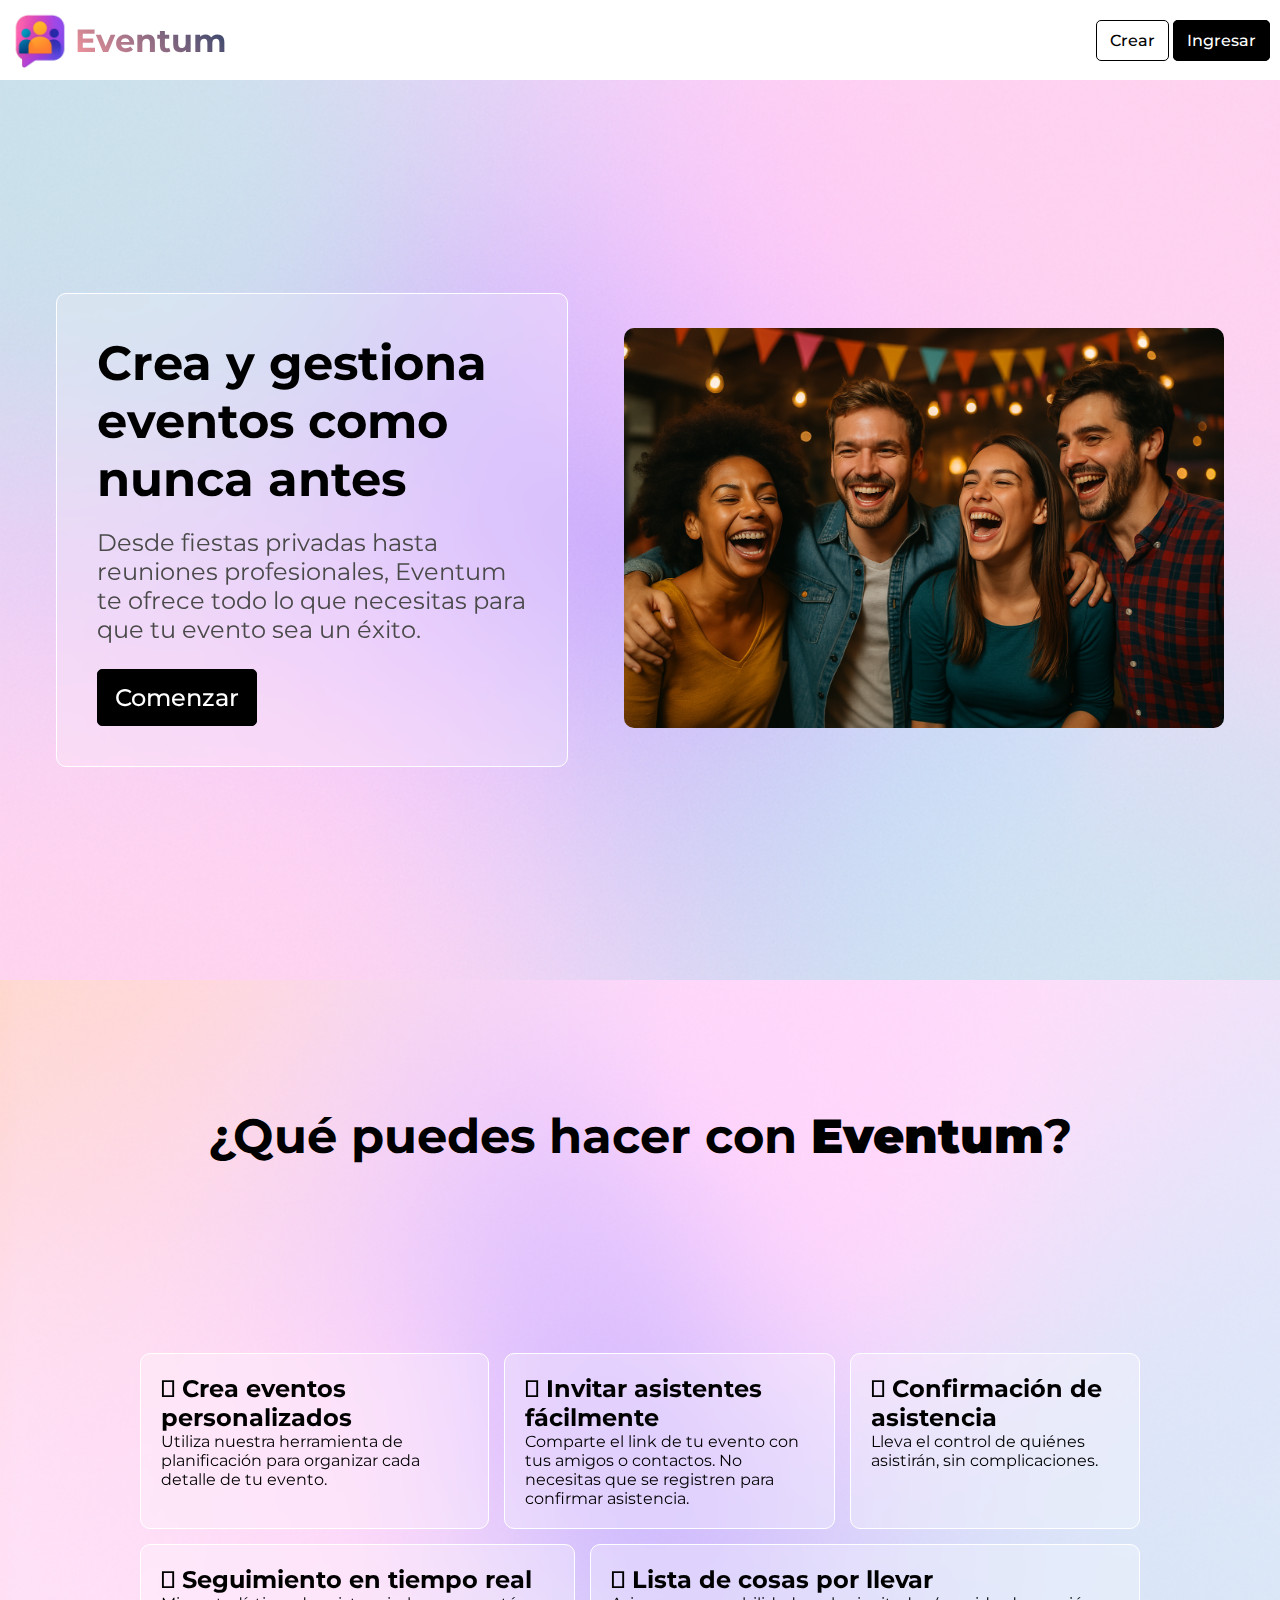
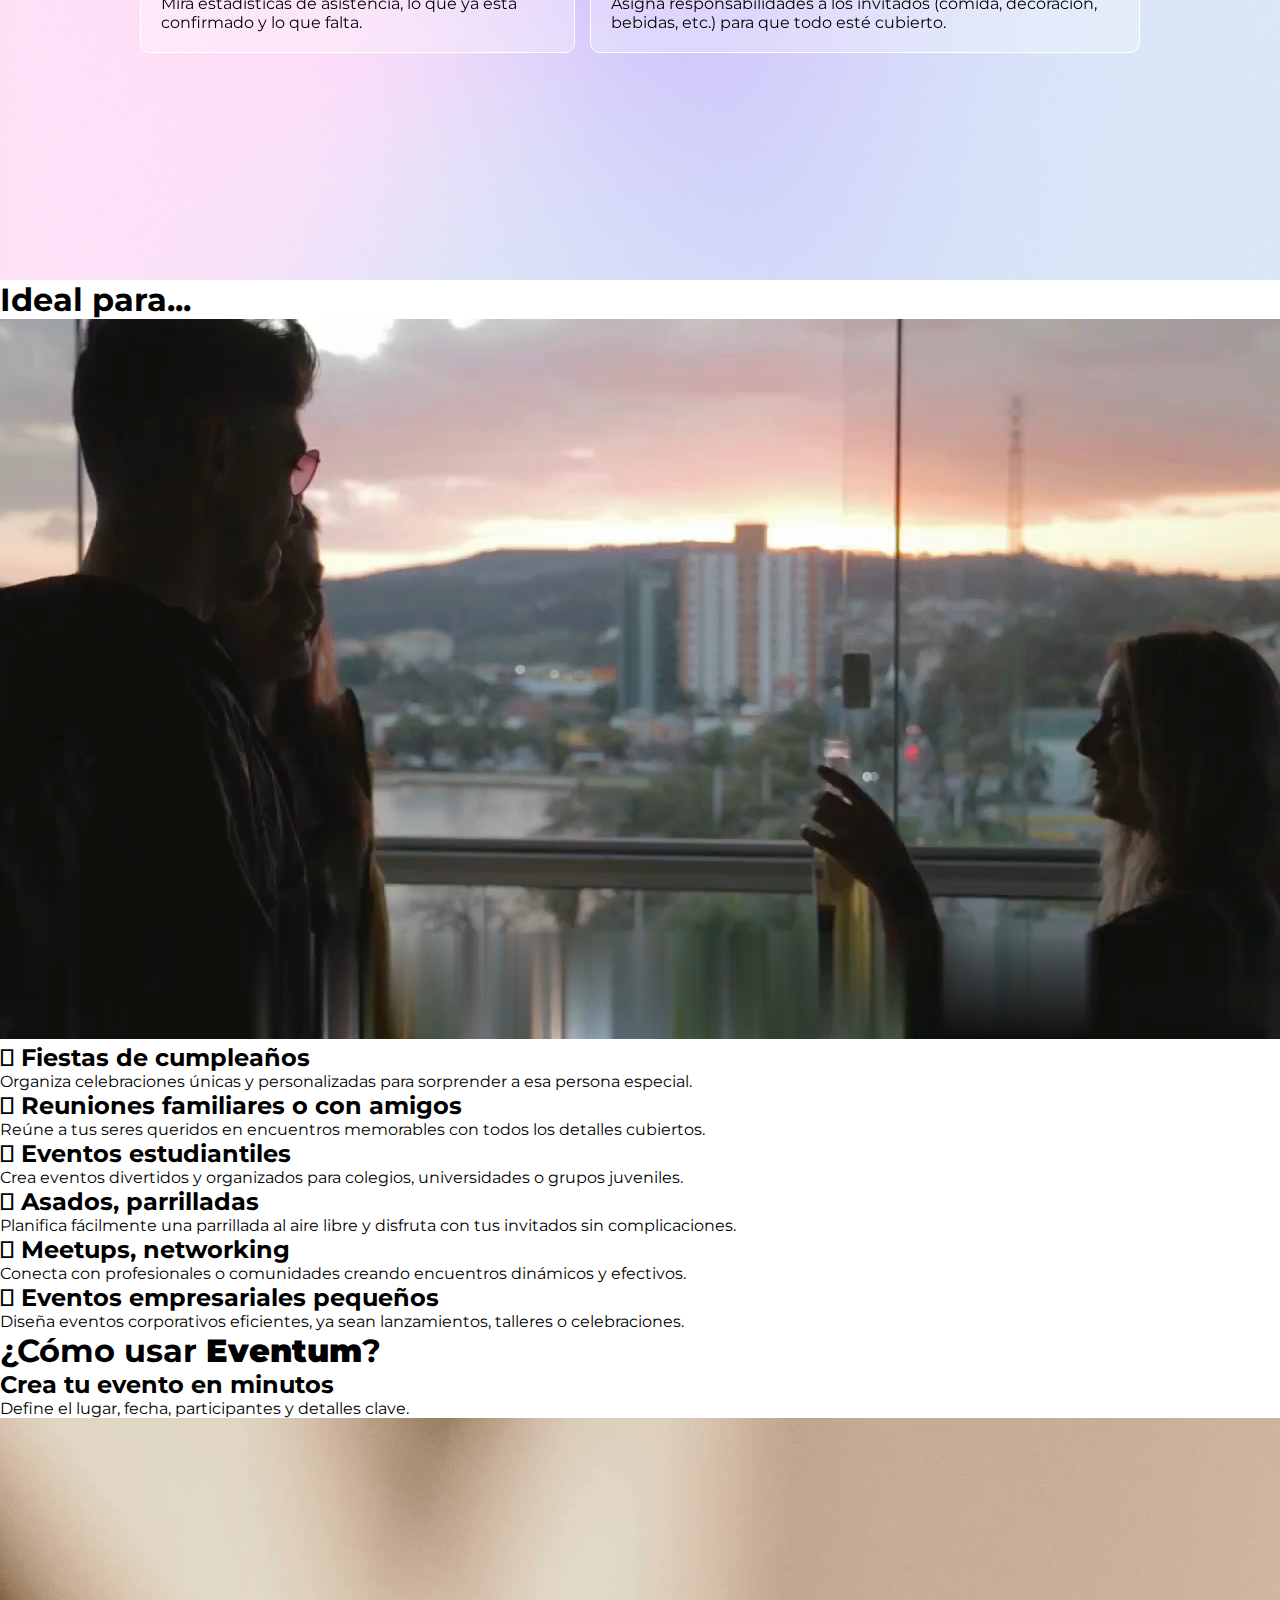
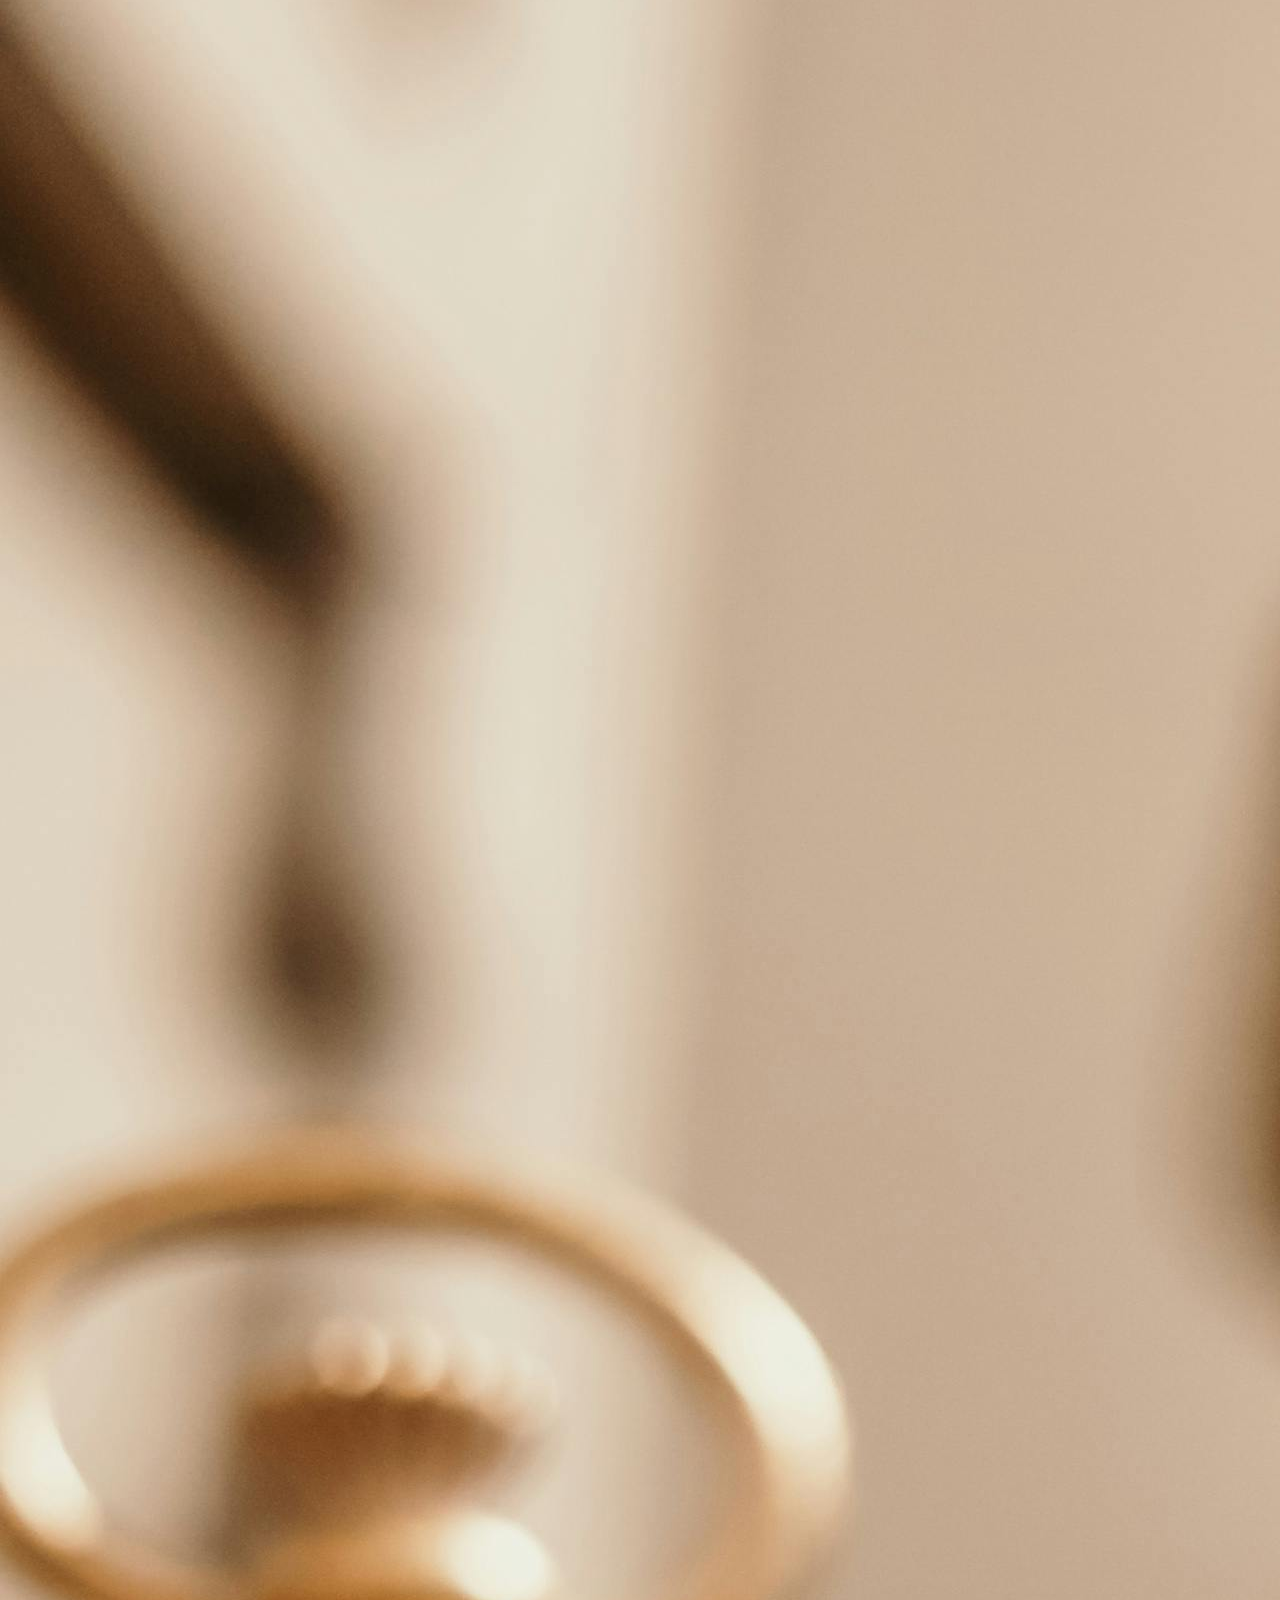
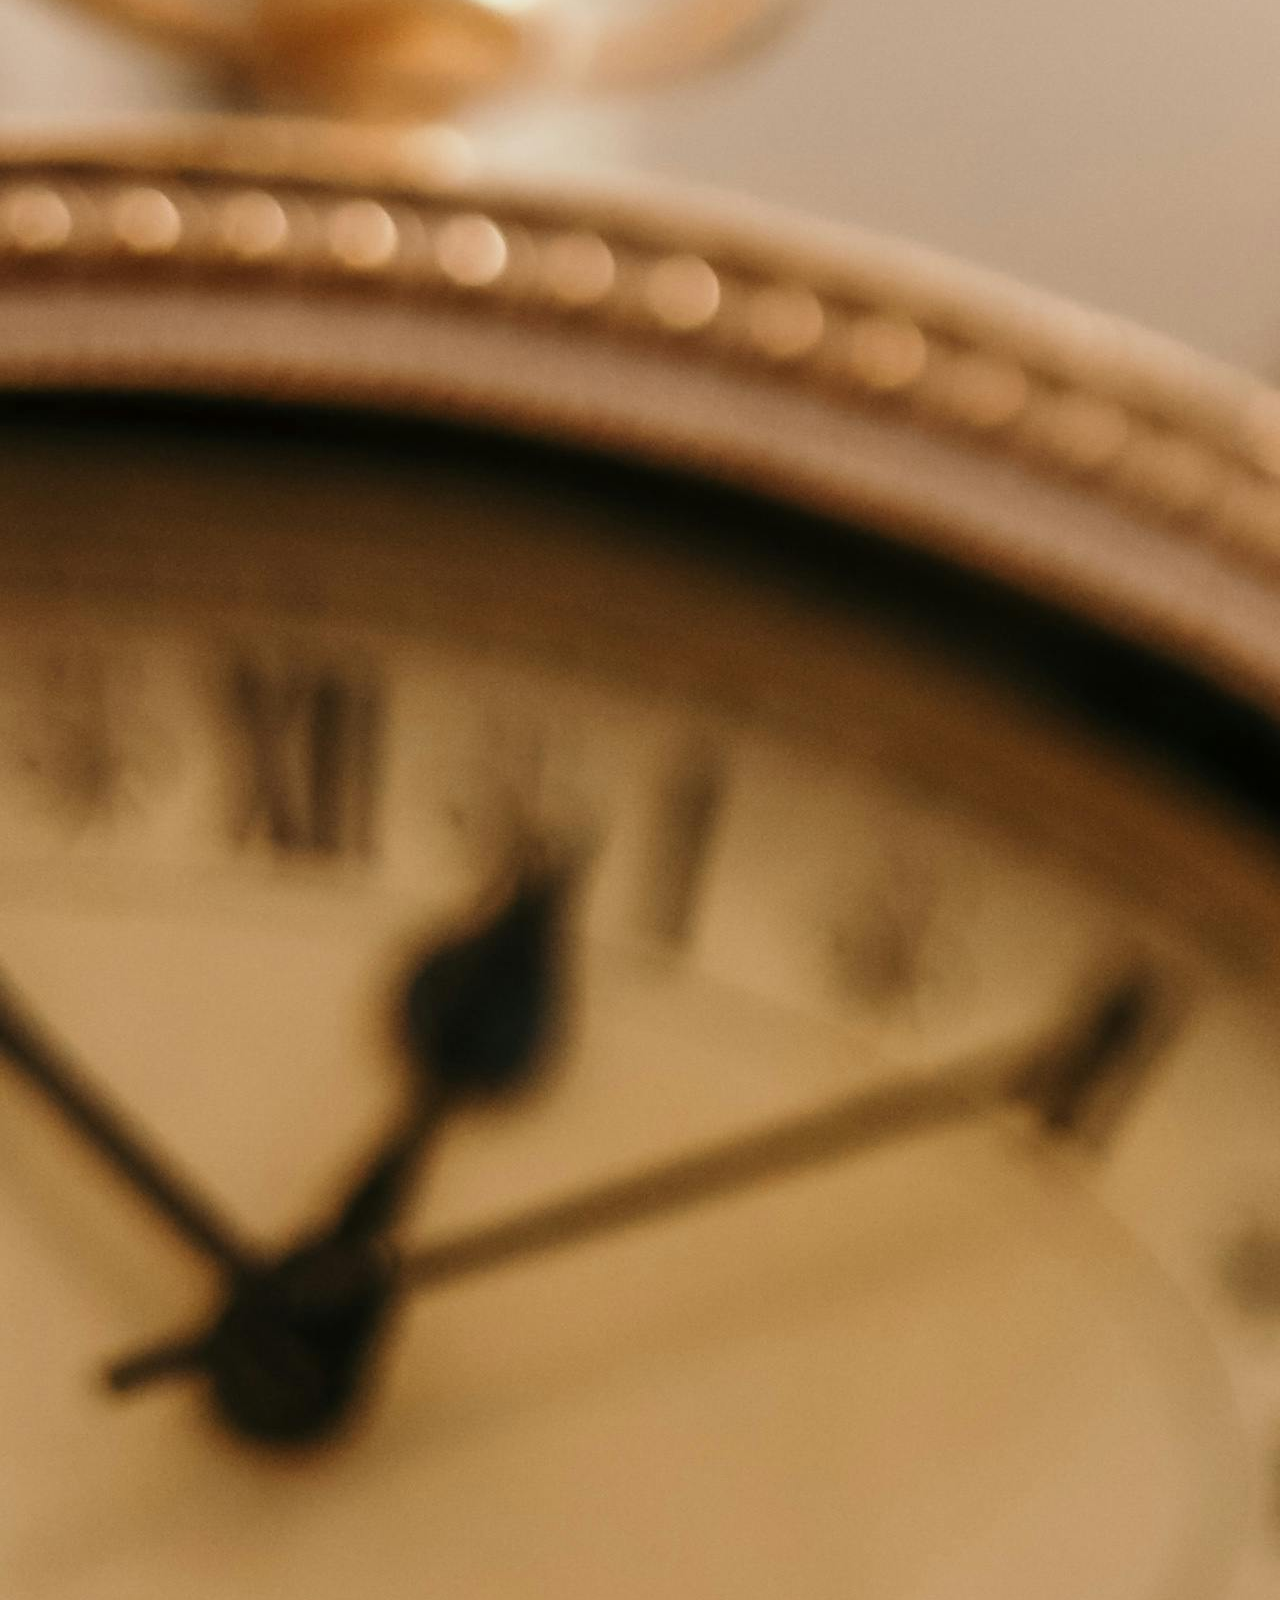
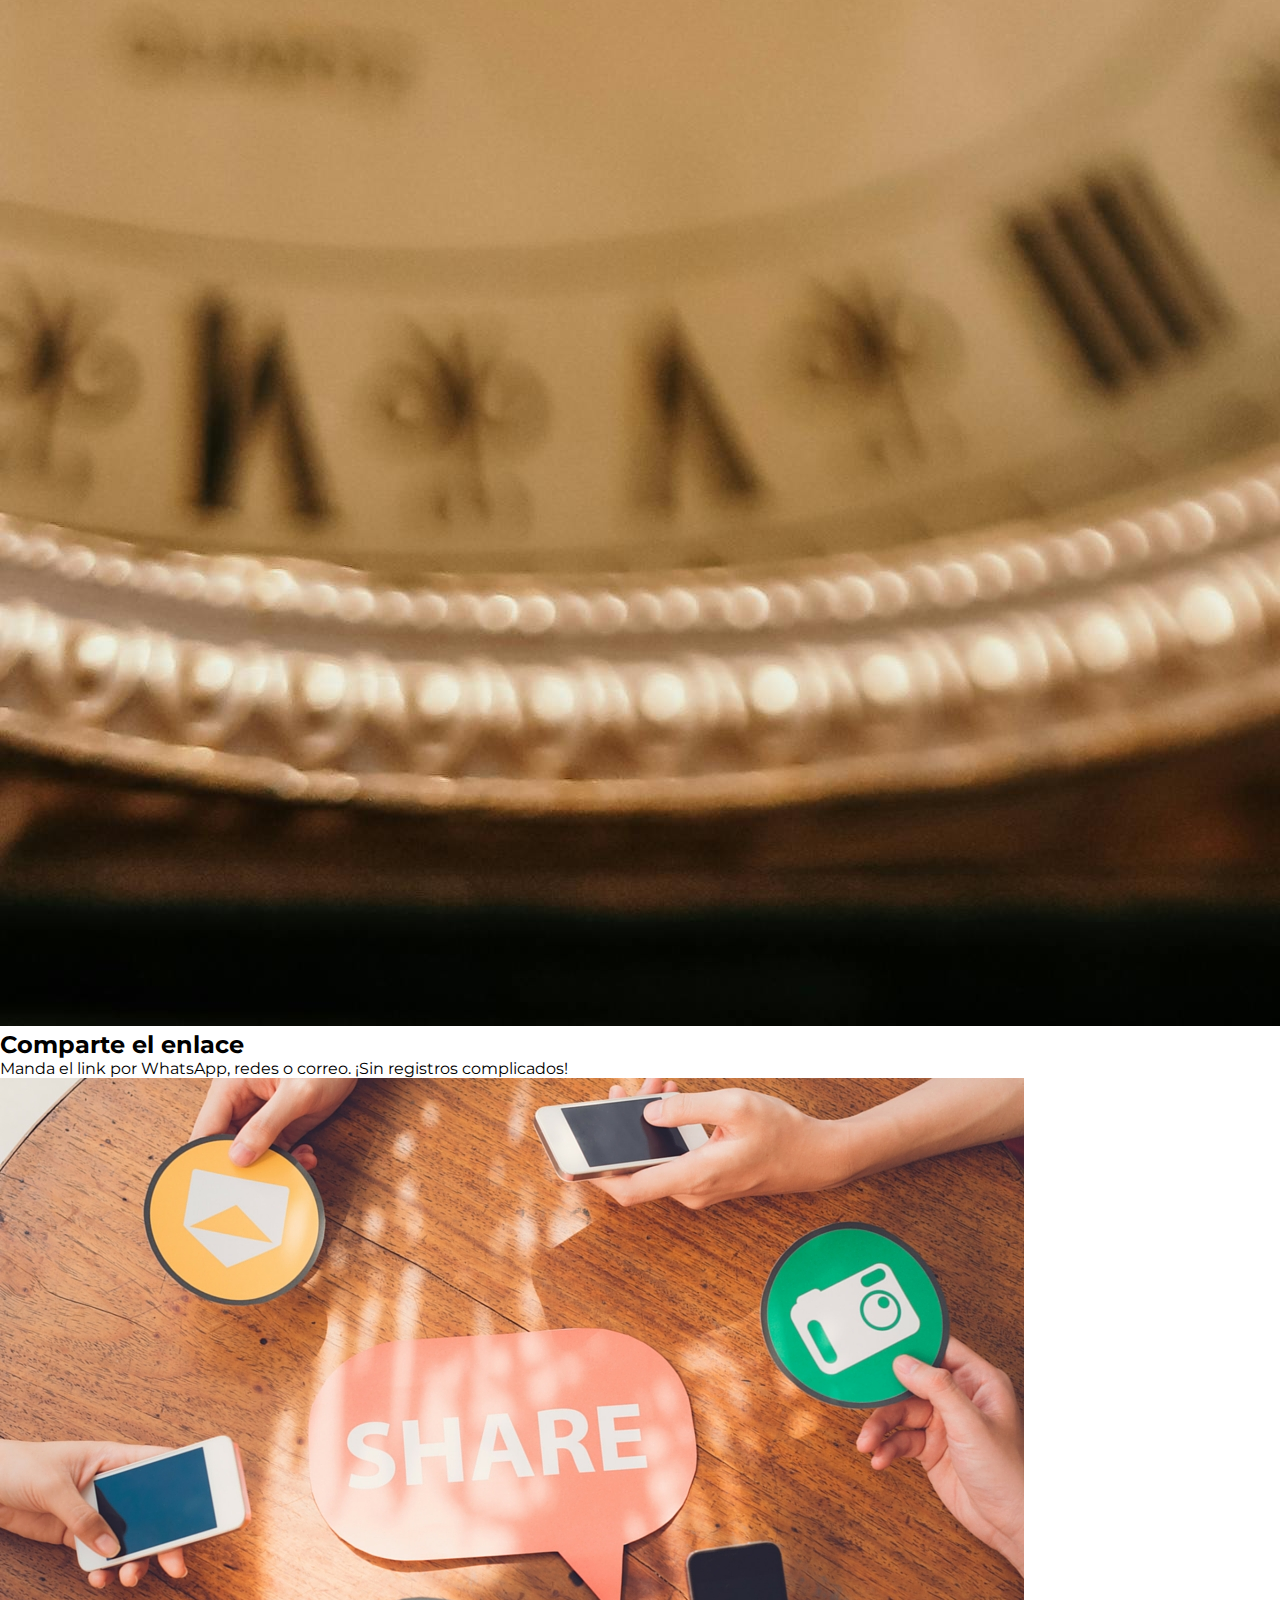
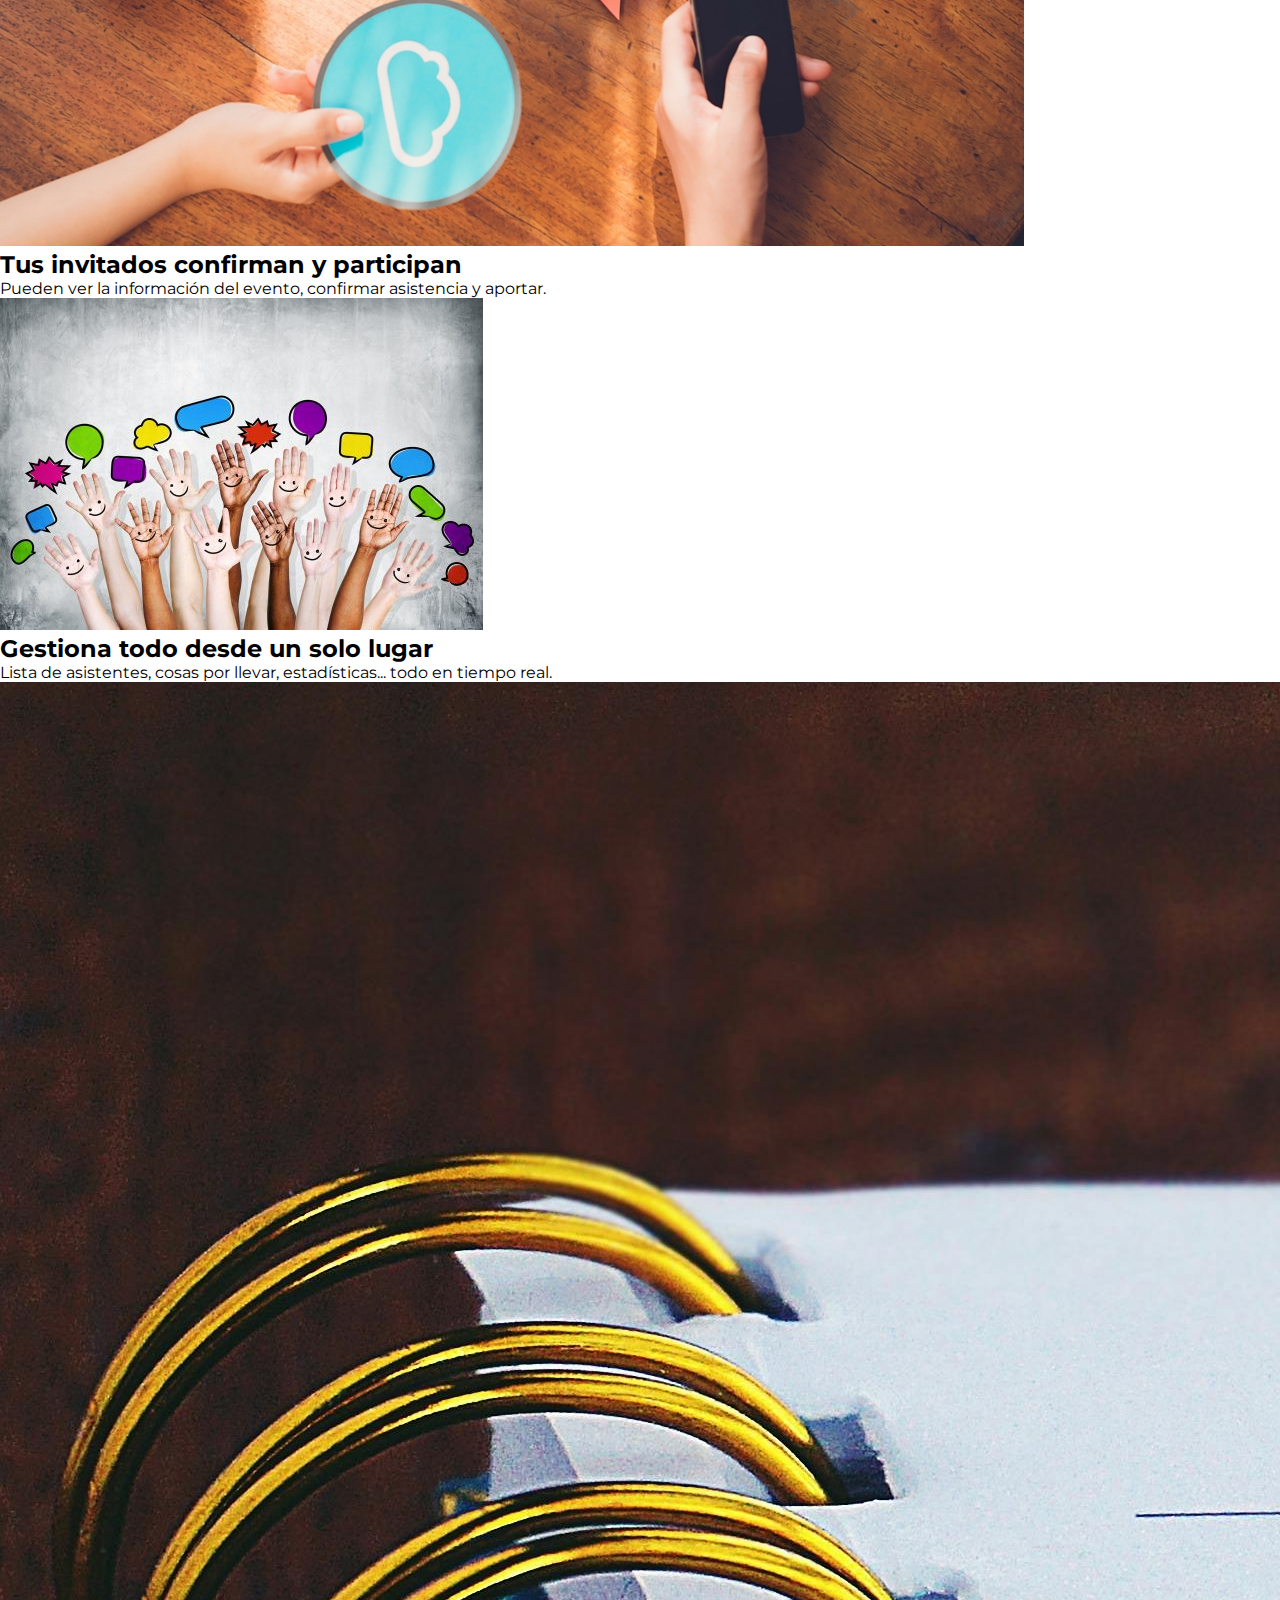
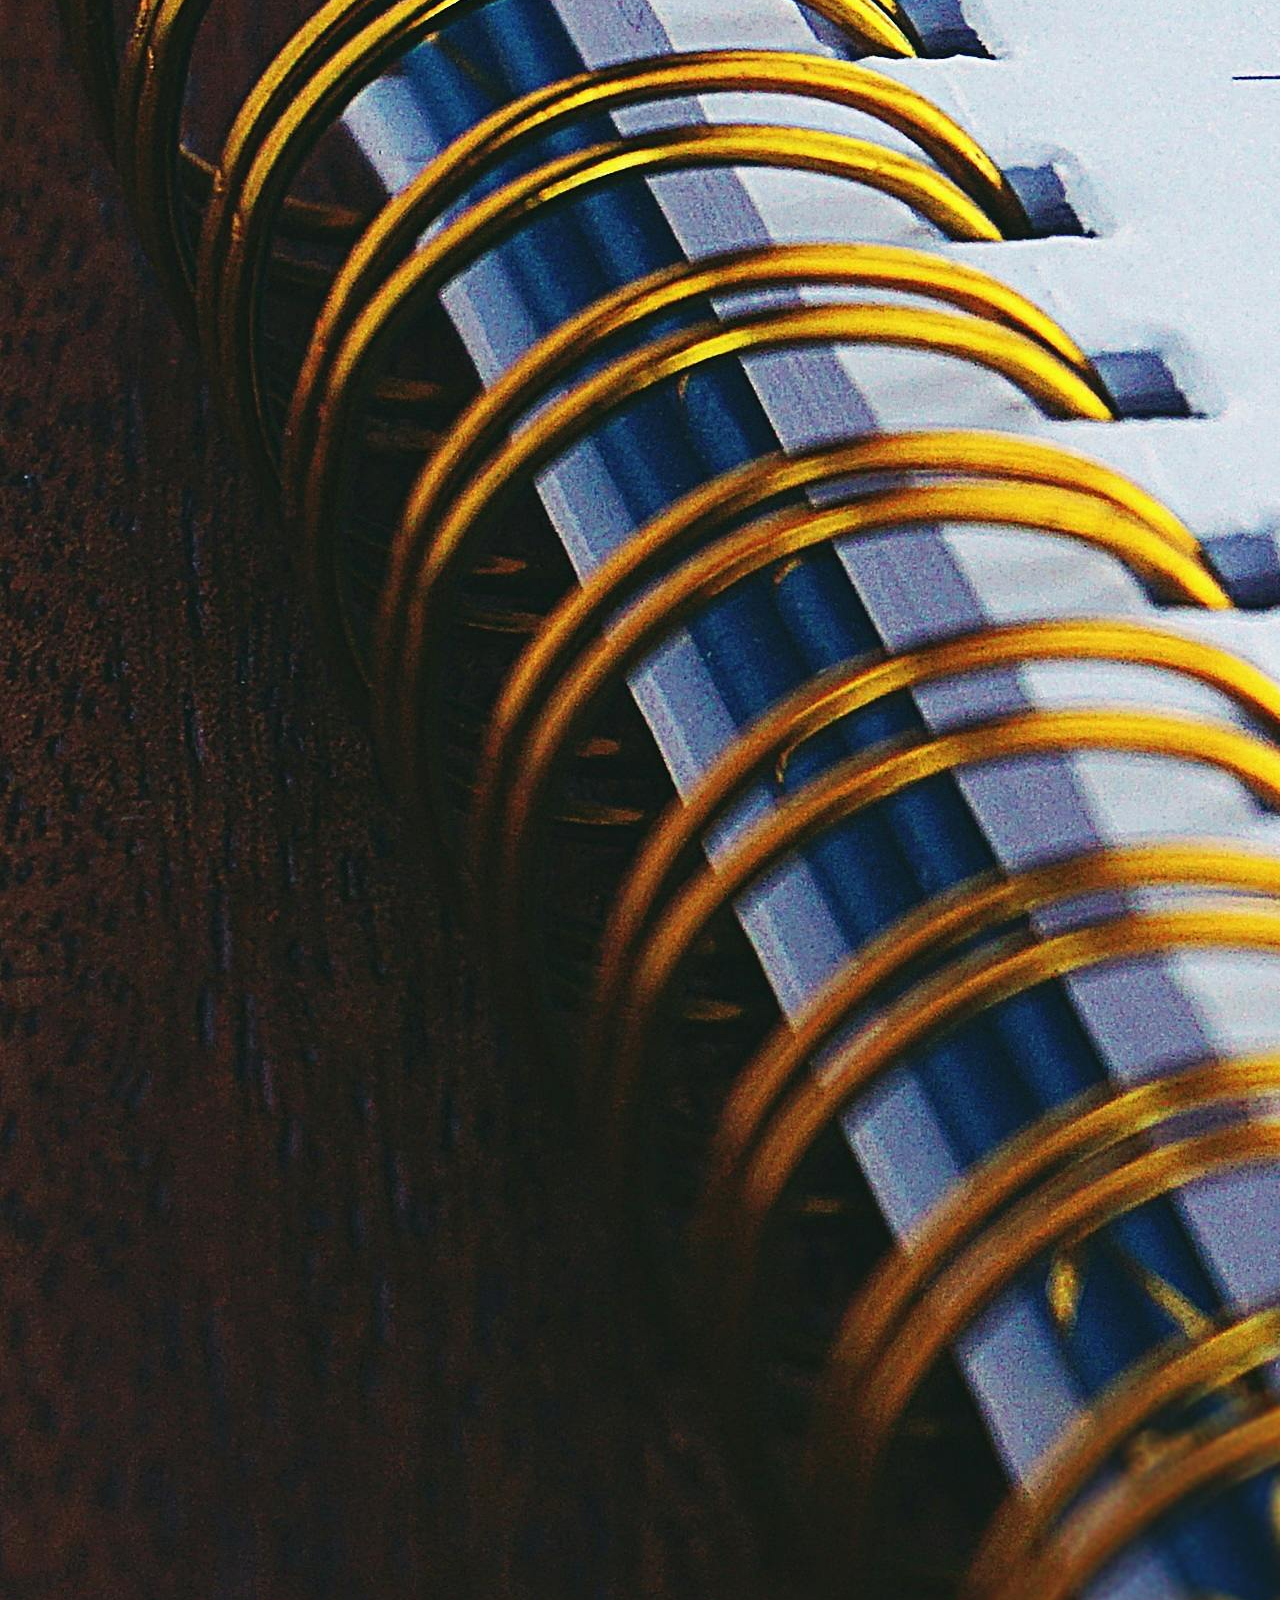
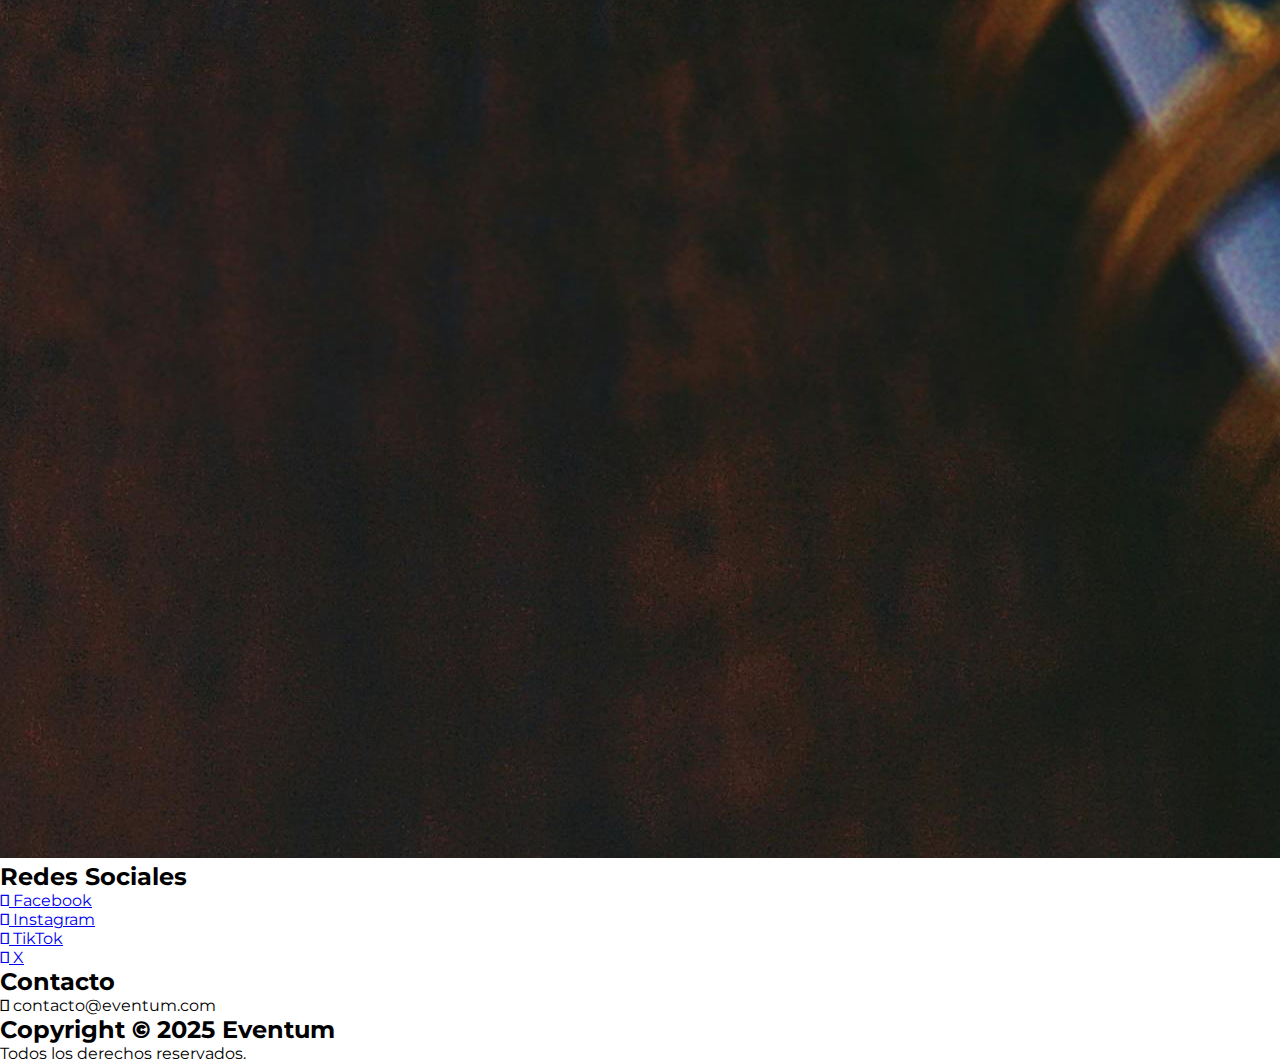
<file: index.html>
<!DOCTYPE html>
    <html lang="en">

    <head>
        <meta charset="UTF-8">
        <meta name="viewport" content="width=device-width, initial-scale=1.0">
        <title>Eventum</title>
        <link rel="shortcut icon" href="assets/logo.png" type="image/x-icon">
        <link rel="stylesheet" href="css/style.css">
        <link rel="stylesheet" href="assets/icons/css/all.css">
    </head>

    <body>
        <header>
            <div class="logo">
                <img src="assets/logo.png" alt="Eventum Logo">
                <h1 class="eventum">Eventum</h1>
            </div>
            <nav>
                <a href="./app/Creartuevento.html">Crear</a>
                <a href="login.html">Ingresar</a>
            </nav>
        </header>

        <main>
            <section class="hero-section">
                <div class="hero-info">
                    <h1>Crea y gestiona eventos como nunca antes</h1>
                    <p>Desde fiestas privadas hasta reuniones profesionales, Eventum te ofrece todo lo que necesitas para
                        que tu evento sea un éxito.</p>
                    <a href="login.html" class="hero-cta-btn">Comenzar</a>
                </div>
                <div class="hero-img">
                    <img src="assets/hero-img.png" alt="Hero Image">
                </div>
            </section>

            <section class="features-section">
                <h1>¿Qué puedes hacer con <b class="eventum">Eventum</b>?</h1>
                <div class="features-grid">

                    <div class="feature-card" style="grid-area: area1;">
                        <div class="card-info">
                            <h2><i class="fa-solid fa-icons eventum"></i> Crea eventos personalizados</h2>
                            <p>Utiliza nuestra herramienta de planificación para organizar cada detalle de tu evento.</p>
                        </div>
                    </div>

                    <div class="feature-card" style="grid-area: area2;">
                        <div class="card-info">
                            <h2><i class="fa-solid fa-users eventum"></i> Invitar asistentes fácilmente</h2>
                            <p>Comparte el link de tu evento con tus amigos o contactos. No necesitas que se registren para
                                confirmar asistencia.</p>
                        </div>
                    </div>
                    <div class="feature-card" style="grid-area: area3;">
                        <div class="card-info">
                            <h2><i class="fa-solid fa-circle-check eventum"></i> Confirmación de asistencia</h2>
                            <p>Lleva el control de quiénes asistirán, sin complicaciones.</p>
                        </div>
                    </div>
                    <div class="feature-card" style="grid-area: area4;">
                        <div class="card-info">
                            <h2><i class="fa-solid fa-list-ul eventum"></i> Lista de cosas por llevar</h2>
                            <p>Asigna responsabilidades a los invitados (comida, decoración, bebidas, etc.) para que todo
                                esté
                                cubierto.</p>
                        </div>
                    </div>
                    <div class="feature-card" style="grid-area: area5;">
                        <div class="card-info">
                            <h2><i class="fa-solid fa-circle-info eventum"></i> Seguimiento en tiempo real</h2>
                            <p>Mira estadísticas de asistencia, lo que ya está confirmado y lo que falta.</p>
                        </div>
                    </div>
            </section>

            <section class="ideas-section">
                <h1>Ideal para...</h1>
                <div class="ideas-content">
                    <div class="ideas-video">
                        <video src="assets/ideas-video.mp4" autoplay loop muted></video>
                    </div>

                    <div class="ideas">
                        <div class="idea-card">
                            <h2><i class="fa-solid fa-cake-candles eventum"></i> Fiestas de cumpleaños</h2>
                            <p>Organiza celebraciones únicas y personalizadas para sorprender a esa persona especial.</p>
                        </div>

                        <div class="idea-card">
                            <h2><i class="fa-solid fa-people-roof eventum"></i> Reuniones familiares o con amigos</h2>
                            <p>Reúne a tus seres queridos en encuentros memorables con todos los detalles cubiertos.</p>
                        </div>

                        <div class="idea-card">
                            <h2><i class="fa-solid fa-graduation-cap eventum"></i> Eventos estudiantiles</h2>
                            <p>Crea eventos divertidos y organizados para colegios, universidades o grupos juveniles.</p>
                        </div>

                        <div class="idea-card">
                            <h2><i class="fa-solid fa-burger eventum"></i> Asados, parrilladas</h2>
                            <p>Planifica fácilmente una parrillada al aire libre y disfruta con tus invitados sin
                                complicaciones.</p>
                        </div>

                        <div class="idea-card">
                            <h2><i class="fa-solid fa-handshake eventum"></i> Meetups, networking</h2>
                            <p>Conecta con profesionales o comunidades creando encuentros dinámicos y efectivos.</p>
                        </div>

                        <div class="idea-card">
                            <h2><i class="fa-solid fa-business-time eventum"></i> Eventos empresariales pequeños</h2>
                            <p>Diseña eventos corporativos eficientes, ya sean lanzamientos, talleres o celebraciones.</p>
                        </div>
                    </div>
                </div>
            </section>

            <section class="how-to-section">
                <h1>¿Cómo usar <b class="eventum">Eventum</b>?</h1>
                <div class="ht-content">
                    <div class="ht-card">
                        <div class="ht-card-content">
                            <h2>Crea tu evento en minutos</h2>
                            <p>Define el lugar, fecha, participantes y detalles clave.</p>
                        </div>
                        <img src="assets/time.jpg" alt="">
                    </div>

                    <div class="ht-card even">
                        <div class="ht-card-content">
                            <h2>Comparte el enlace</h2>
                            <p>Manda el link por WhatsApp, redes o correo. ¡Sin registros complicados!</p>
                        </div>
                        <img src="assets/share.jpeg" alt="">

                    </div>

                    <div class="ht-card">
                        <div class="ht-card-content">
                            <h2>Tus invitados confirman y participan</h2>
                            <p>Pueden ver la información del evento, confirmar asistencia y aportar.</p>
                        </div>
                        <img src="assets/participacion.jpg" alt="">
                    </div>

                    <div class="ht-card even">
                        <div class="ht-card-content">
                            <h2>Gestiona todo desde un solo lugar</h2>
                            <p>Lista de asistentes, cosas por llevar, estadísticas... todo en tiempo real.</p>
                        </div>
                        <img src="assets/plan.jpg" alt="">
                    </div>
                </div>
            </section>
        </main>

        <footer>
            <div class="footer-section">
                <h2>Redes Sociales</h2>
                <ul>
                    <li><a href="https://facebook.com" target="_blank"><i class="fa-brands fa-facebook eventum"></i> Facebook</a></li>
                    <li><a href="https://instagram.com" target="_blank"><i class="fa-brands fa-instagram eventum"></i> Instagram</a></li>
                    <li><a href="https://tiktok.com" target="_blank"><i class="fa-brands fa-tiktok eventum"></i> TikTok</a></li>
                    <li><a href="https://x.com" target="_blank"><i class="fa-brands fa-x-twitter eventum"></i> X</a></li>
                </ul>
            </div>

            <div class="footer-section">
                <h2>Contacto</h2>
                <p><i class="fa-solid fa-envelope eventum"></i> contacto@eventum.com</p>
            </div>

            <div class="footer-section">
                <h2>Copyright <b class="eventum">©</b> 2025 Eventum</h2>
                <p>Todos los derechos reservados.</p>
            </div>
        </footer>
    </body>

    </html>
</file>
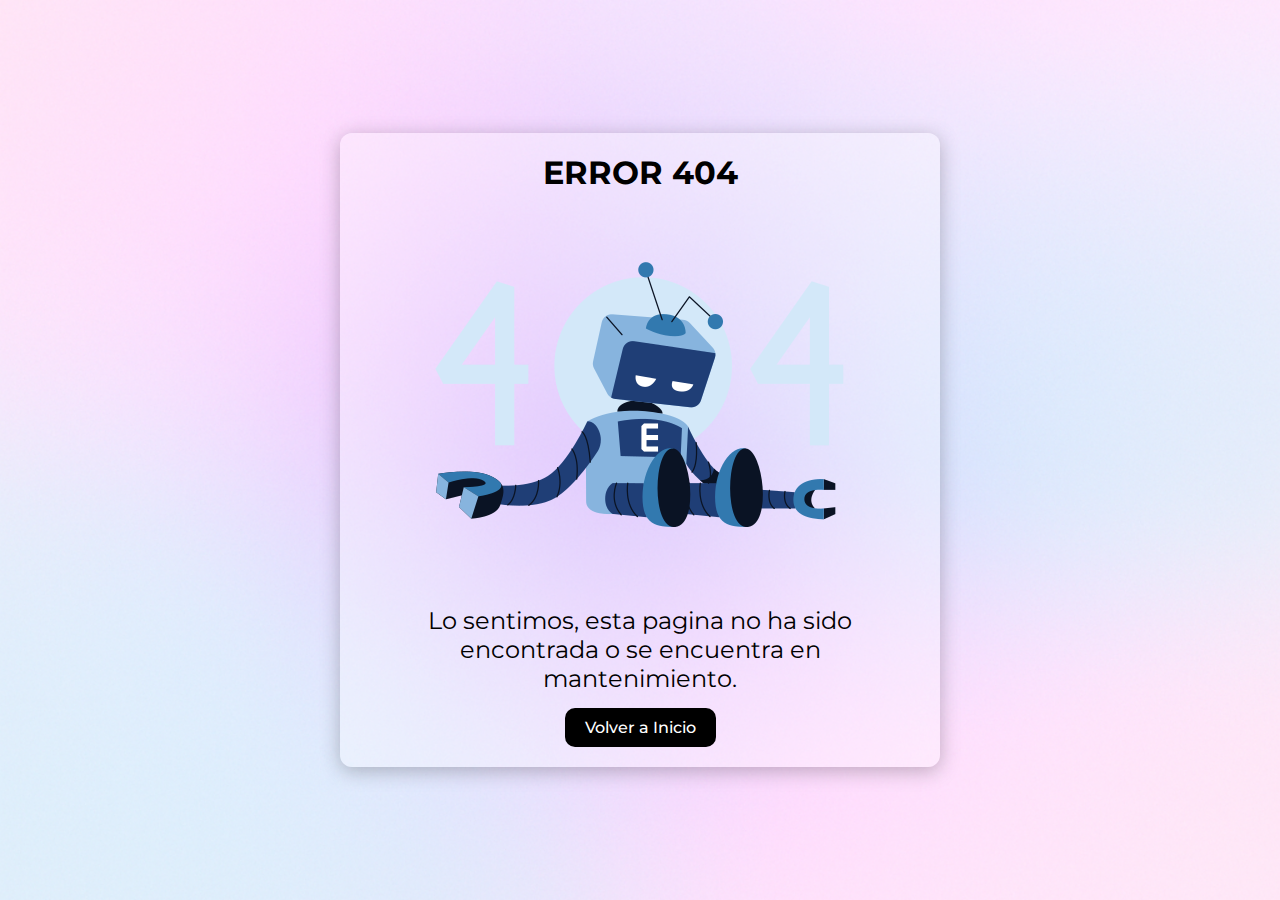
<file: error404.html>
<html lang="en">
<head>
    <meta charset="UTF-8">
    <meta name="viewport" content="width=device-width, initial-scale=1.0">
    <title>Document</title>
    <link rel="stylesheet" href="css/errorpages.css">
</head>
<body>
 
    <body>
        <div class="container">
            <h1>ERROR 404</h1>
            <img src="assets/404.png" alt="">
            <P>Lo sentimos, esta pagina no ha sido encontrada o se encuentra en mantenimiento.</P>
            <a href="index.html">Volver a Inicio</a>
            
        </div>
    </body>
    
</body>
</html>
</file>
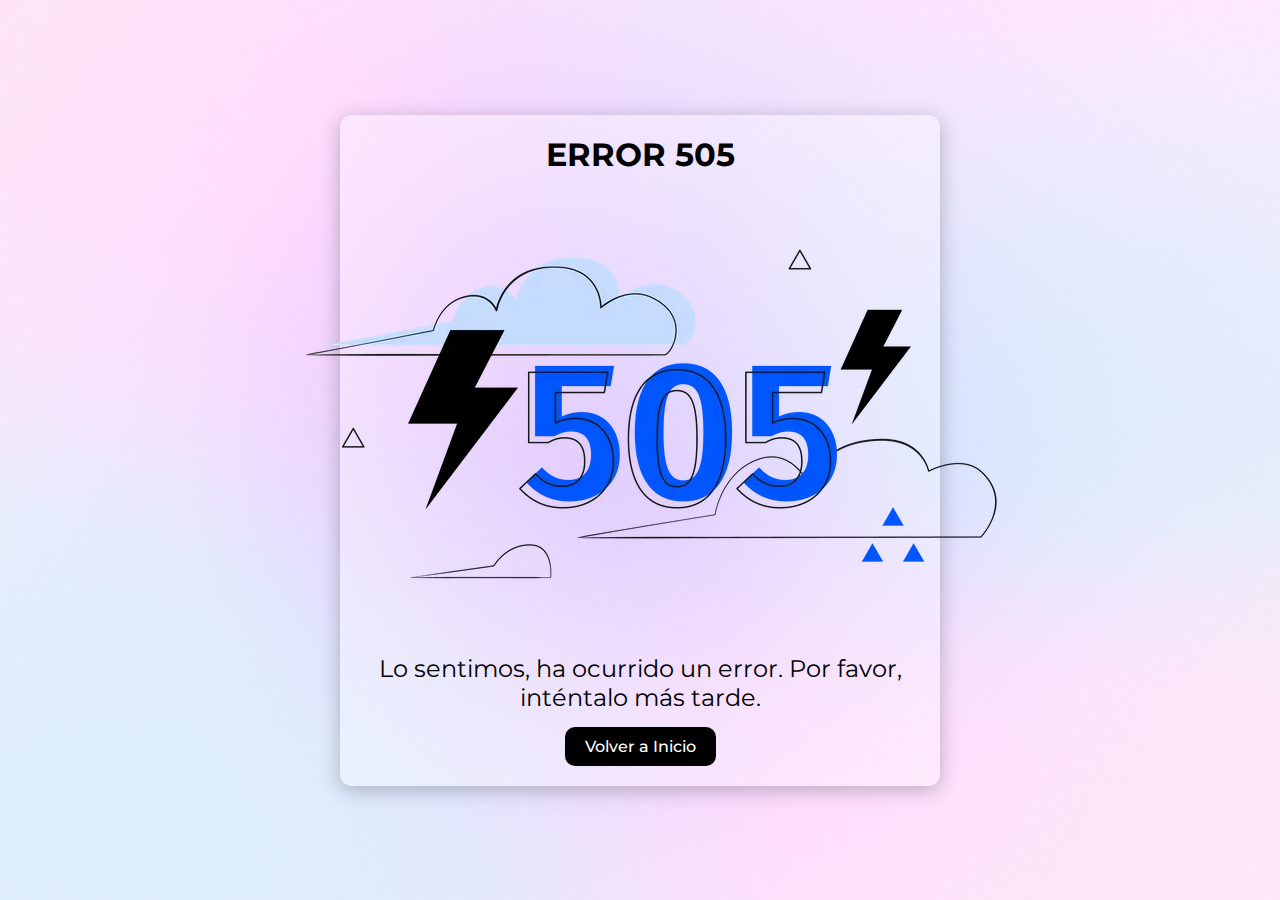
<file: error505.html>
<html lang="en">
<head>
    <meta charset="UTF-8">
    <meta name="viewport" content="width=device-width, initial-scale=1.0">
    <title>Document</title>
    <link rel="stylesheet" href="css/errorpages.css">
</head>
<body>
 
    <body>
        <div class="container">
            <h1>ERROR 505</h1>
            <img src="assets/505.webp" alt="">
            <P>Lo sentimos, ha ocurrido un error. Por favor, inténtalo más tarde.</P>
            <a href="index.html">Volver a Inicio</a>
            
        </div>
    </body>
    
</body>
</html>
</file>
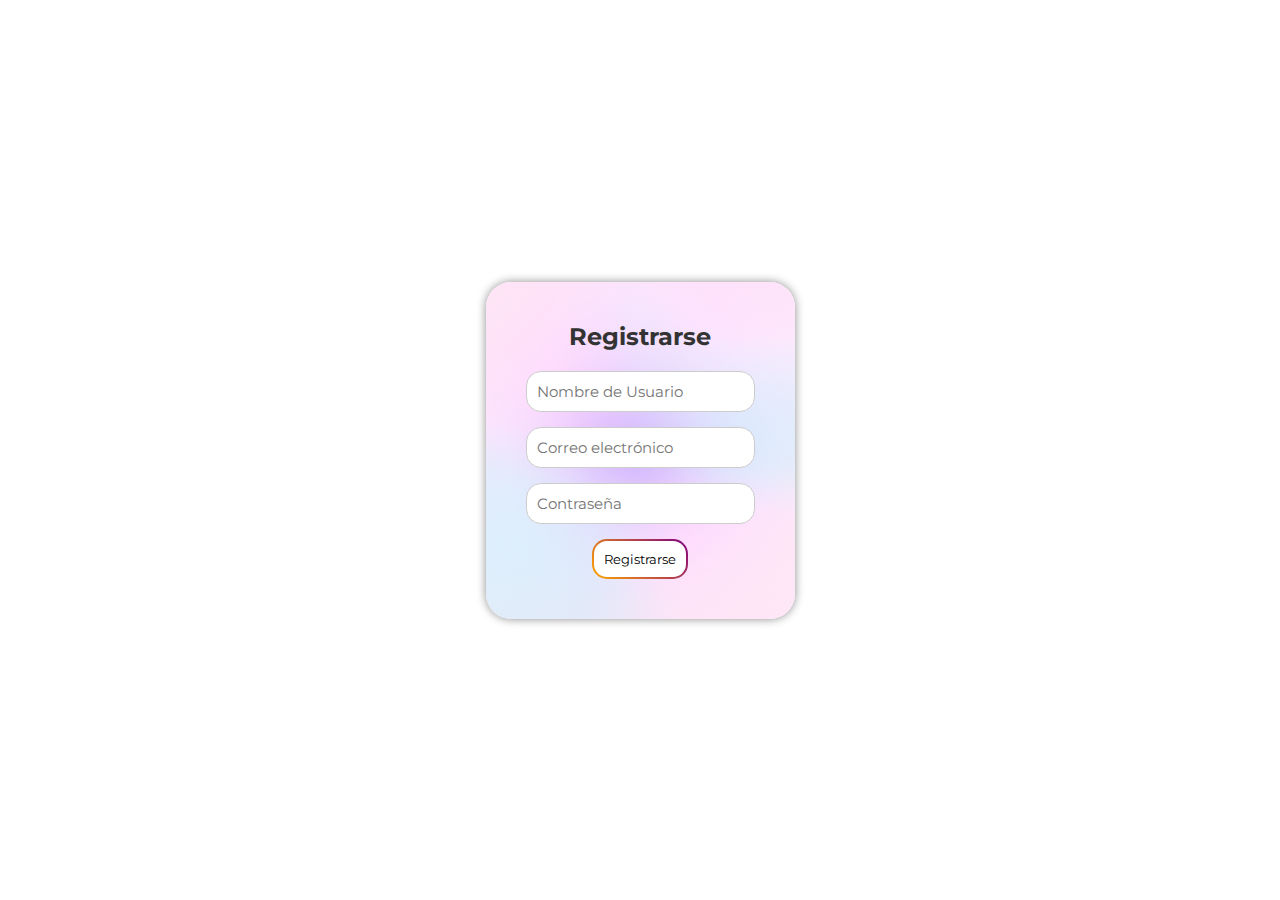
<file: registro.html>
<!DOCTYPE html>
<html lang="es">

<head>
    <meta charset="UTF-8">
    <title>Inicio de Sesión - Eventum</title>
    <link rel="stylesheet" href="css/login.css">
</head>

<body>

    <div class="formulario">
        <h2>Registrarse</h2>
        <form action="login.html">
            <input type="email" placeholder="Nombre de Usuario" required>
            <input type="email" placeholder="Correo electrónico" required>
            <input type="password" placeholder="Contraseña" required>
            <button type="submit">Registrarse</button>
        </form>
    </div>

</body>

</html>
</file>
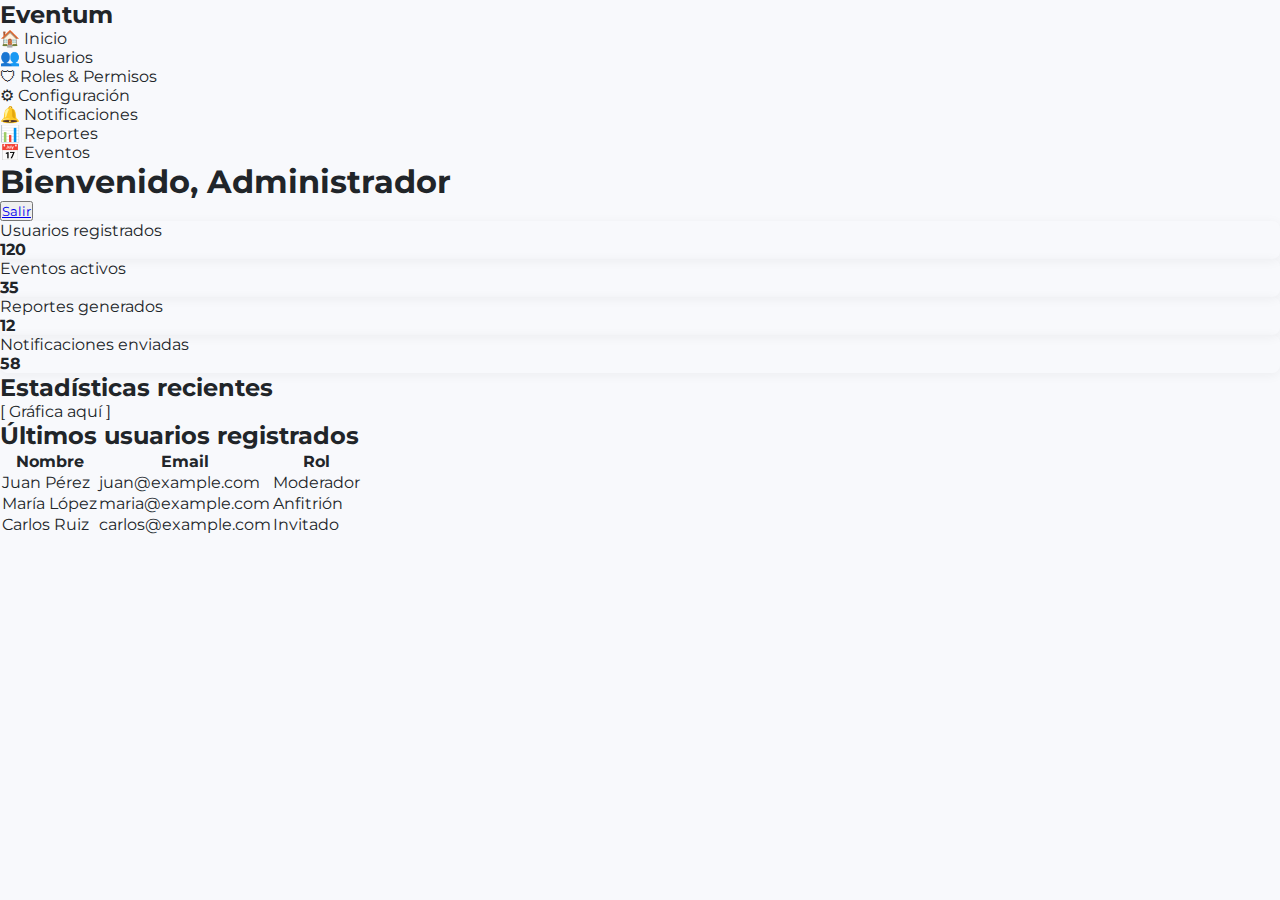
<file: app/CrearEvento.html>
<!DOCTYPE html>
<html lang="es">
<head>
  <meta charset="UTF-8" />
  <meta name="viewport" content="width=device-width, initial-scale=1.0">
  <title>Dashboard Administrador - Eventum</title>
  <link rel="stylesheet" href="./css/CrearEvento.css">
</head>
<body>
  <div class="dashboard">
    <aside class="sidebar">
      <h2>Eventum</h2>
      <nav>
        <ul>
          <li class="active">🏠 Inicio</li>
          <li>👥 Usuarios</li>
          <li>🛡 Roles & Permisos</li>
          <li>⚙ Configuración</li>
          <li>🔔 Notificaciones</li>
          <li>📊 Reportes</li>
          <li>📅 Eventos</li>
        </ul>
      </nav>
    </aside>

    <main class="main-content">
      <header class="header">
        <h1>Bienvenido, Administrador</h1>
        <button ><a href="../index.html">Salir</a></button>
      </header>

      <section class="cards">
        <div class="card">Usuarios registrados<br><strong>120</strong></div>
        <div class="card">Eventos activos<br><strong>35</strong></div>
        <div class="card">Reportes generados<br><strong>12</strong></div>
        <div class="card">Notificaciones enviadas<br><strong>58</strong></div>
      </section>

      <section class="stats">
        <h2>Estadísticas recientes</h2>
        <div class="placeholder-graph">[ Gráfica aquí ]</div>
      </section>

      <section class="table-section">
        <h2>Últimos usuarios registrados</h2>
        <table>
          <tr>
            <th>Nombre</th>
            <th>Email</th>
            <th>Rol</th>
          </tr>
          <tr>
            <td>Juan Pérez</td>
            <td>juan@example.com</td>
            <td>Moderador</td>
          </tr>
          <tr>
            <td>María López</td>
            <td>maria@example.com</td>
            <td>Anfitrión</td>
          </tr>
          <tr>
            <td>Carlos Ruiz</td>
            <td>carlos@example.com</td>
            <td>Invitado</td>
          </tr>
        </table>
      </section>
    </main>
  </div>
</body>
</html>
</file>
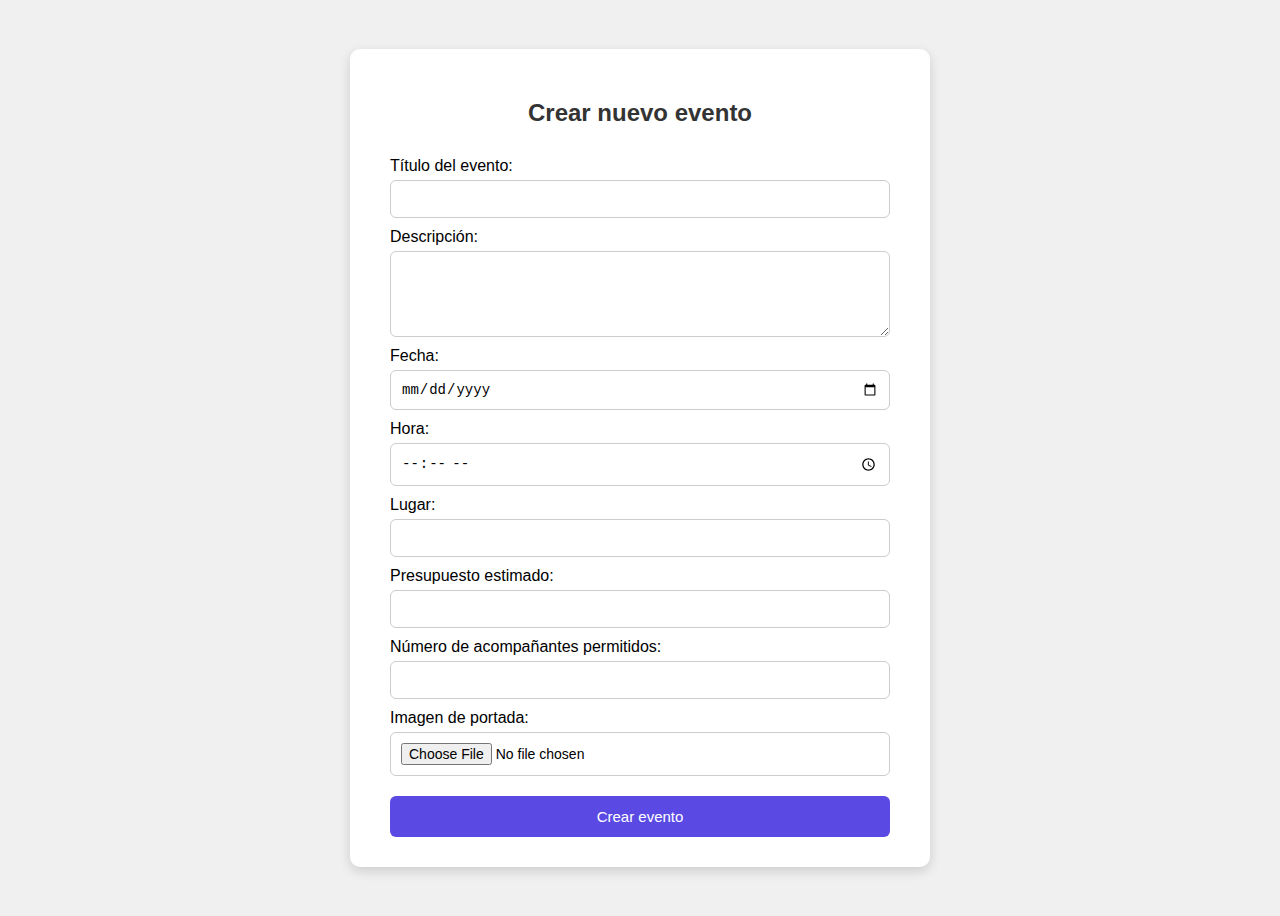
<file: app/Creartuevento.html>
<!DOCTYPE html>
<html lang="es">
<head>
  <meta charset="UTF-8">
  <title>Crear Evento - Eventum</title>
  <link rel="stylesheet" href="./css/estilos_evento.css">
</head>
<body>
  <div class="form-container">
    <h2>Crear nuevo evento</h2>
    <form action="../error505.html" enctype="multipart/form-data">
      <label for="titulo">Título del evento:</label>
      <input type="text" id="titulo" name="titulo" required>

      <label for="descripcion">Descripción:</label>
      <textarea id="descripcion" name="descripcion" rows="4" required></textarea>

      <label for="fecha">Fecha:</label>
      <input type="date" id="fecha" name="fecha" required>

      <label for="hora">Hora:</label>
      <input type="time" id="hora" name="hora" required>

      <label for="lugar">Lugar:</label>
      <input type="text" id="lugar" name="lugar" required>

      <label for="presupuesto">Presupuesto estimado:</label>
      <input type="number" id="presupuesto" name="presupuesto" step="0.01" required>

      <label for="acompañantes">Número de acompañantes permitidos:</label>
      <input type="number" id="acompañantes" name="acompañantes" min="0">

      <label for="portada">Imagen de portada:</label>
      <input type="file" id="portada" name="portada" accept="image/*">

      <button type="submit">Crear evento</button>
    </form>
  </div>
</body>
</html>
</file>
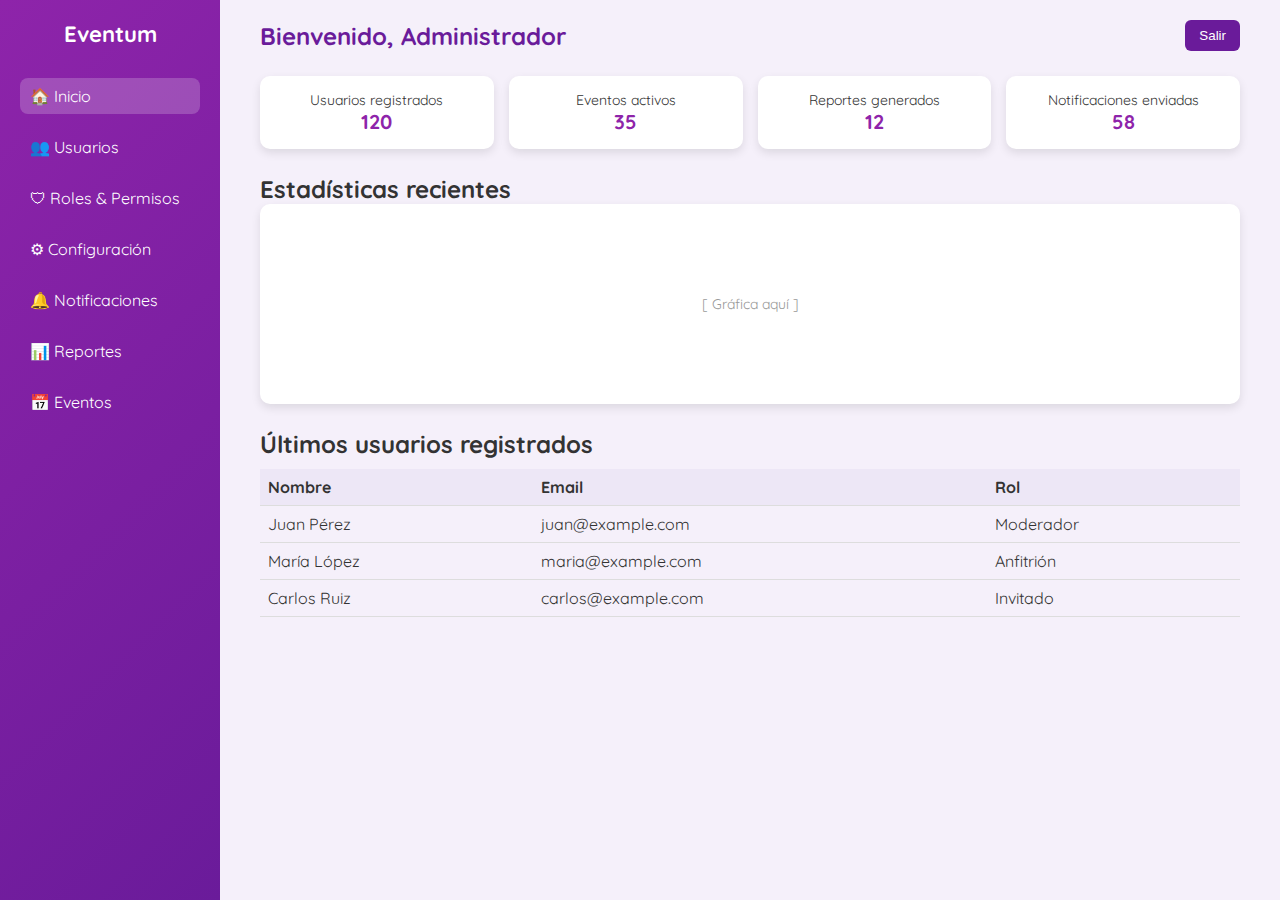
<file: app/Dashboard.html>
<!DOCTYPE html>
<html lang="es">
<head>
  <meta charset="UTF-8" />
  <meta name="viewport" content="width=device-width, initial-scale=1.0">
  <title>Dashboard Administrador - Eventum</title>
  <link rel="stylesheet" href="../app/css/dash.css">
</head>
<body>
  <div class="dashboard">
    <aside class="sidebar">
      <h2>Eventum</h2>
      <nav>
        <ul>
          <li class="active">🏠 Inicio</li>
          <li>👥 Usuarios</li>
          <li>🛡 Roles & Permisos</li>
          <li>⚙ Configuración</li>
          <li>🔔 Notificaciones</li>
          <li>📊 Reportes</li>
          <li>📅 Eventos</li>
        </ul>
      </nav>
    </aside>

    <main class="main-content">
      <header class="header">
        <h1>Bienvenido, Administrador</h1>
        <button>Salir</button>
      </header>

      <section class="cards">
        <div class="card">Usuarios registrados<br><strong>120</strong></div>
        <div class="card">Eventos activos<br><strong>35</strong></div>
        <div class="card">Reportes generados<br><strong>12</strong></div>
        <div class="card">Notificaciones enviadas<br><strong>58</strong></div>
      </section>

      <section class="stats">
        <h2>Estadísticas recientes</h2>
        <div class="placeholder-graph">[ Gráfica aquí ]</div>
      </section>

      <section class="table-section">
        <h2>Últimos usuarios registrados</h2>
        <table>
          <tr>
            <th>Nombre</th>
            <th>Email</th>
            <th>Rol</th>
          </tr>
          <tr>
            <td>Juan Pérez</td>
            <td>juan@example.com</td>
            <td>Moderador</td>
          </tr>
          <tr>
            <td>María López</td>
            <td>maria@example.com</td>
            <td>Anfitrión</td>
          </tr>
          <tr>
            <td>Carlos Ruiz</td>
            <td>carlos@example.com</td>
            <td>Invitado</td>
          </tr>
        </table>
      </section>
    </main>
  </div>
</body>
</html>
</file>
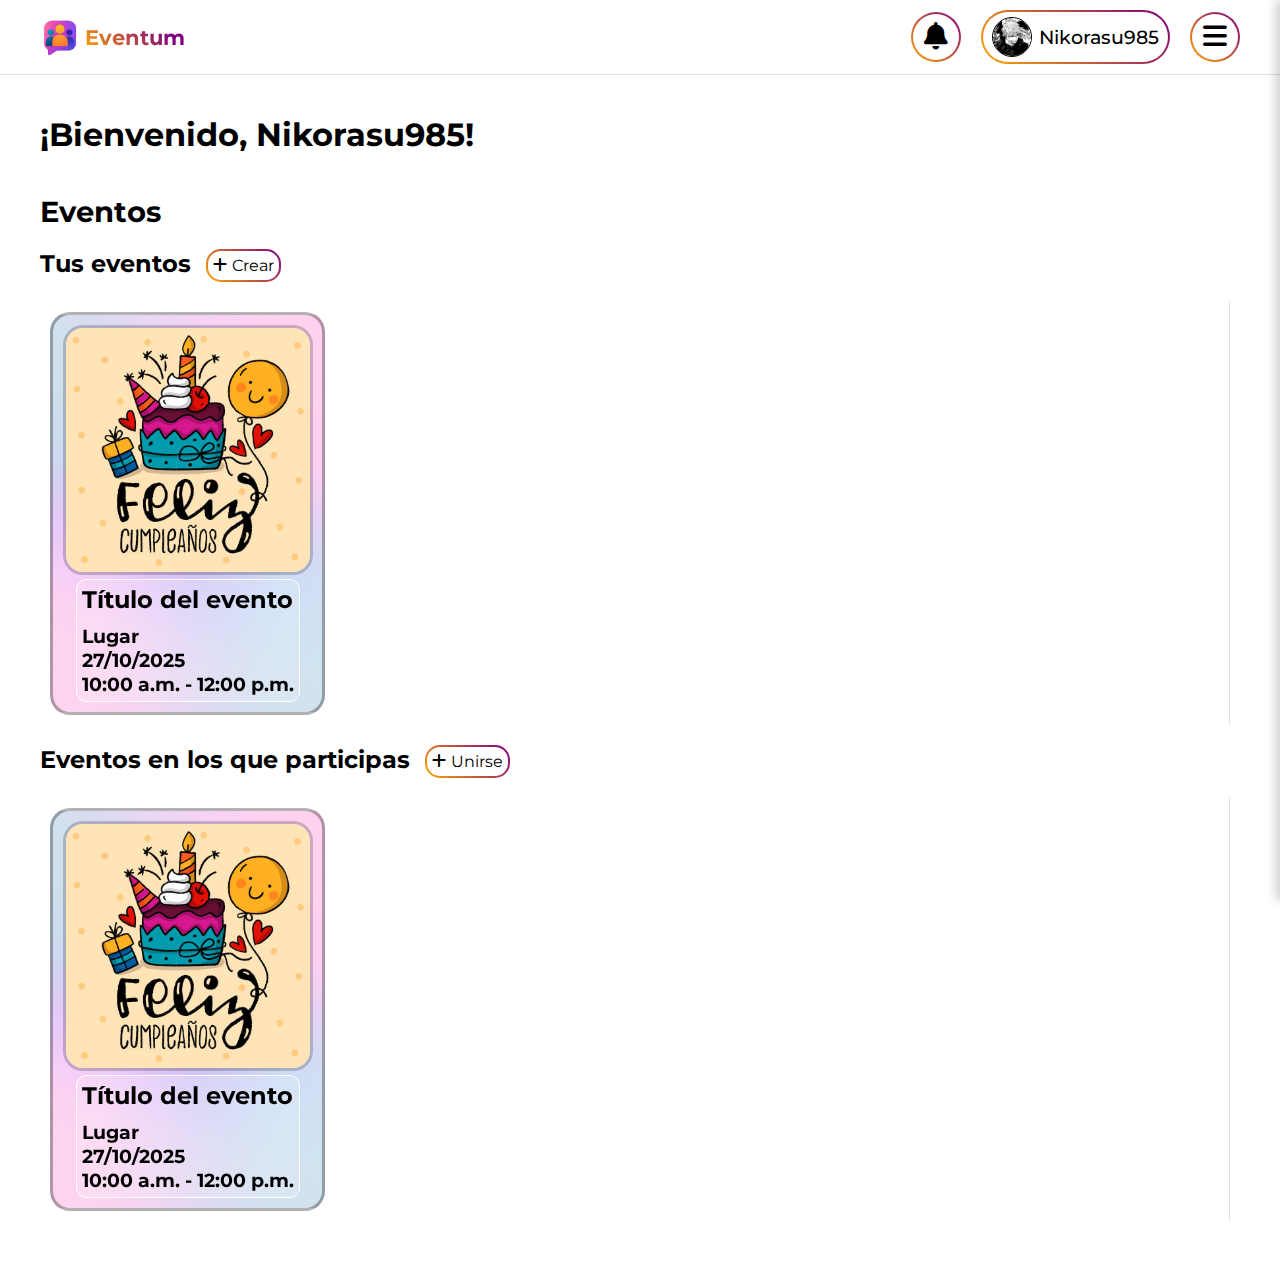
<file: app/dashboard.html>
<!DOCTYPE html>
<html lang="en">

<head>
  <meta charset="UTF-8" />
  <meta name="viewport" content="width=device-width, initial-scale=1.0" />
  <title>Dashboard</title>
  <link rel="stylesheet" href="css/dashboard.css" />
  <link rel="stylesheet" href="assets/icons/css/all.css" />
</head>

<body>
  <header>
    <div class="logo">
      <img src="assets/logo.png" alt="Eventum Logo" />
      <h1 class="eventum">Eventum</h1>
    </div>

    <div class="options">
      <div class="notifications-icon">
        <i class="fa-solid fa-bell"></i>
      </div>
      <div class="user">
        <img src="assets/pfp-placeholder.jpeg" alt="" />
        <h2>Nikorasu985</h2>
      </div>
      <div class="sidebar-icon">
        <i class="fa-solid fa-bars"></i>
      </div>
    </div>
  </header>

  <div class="notifications-dropdown hidden">
    <p>No tienes notificaciones nuevas</p>
  </div>

  <div class="user-dropdown hidden">
    <button>Editar perfil</button>
    <button>Cerrar sesión</button>
  </div>

  <aside class="sidebar">
    <button class="close-sidebar"><i class="fa-solid fa-x"></i></button>
    <a class="sidebar-btn" href="dashboard.html"><i class="fa-solid fa-home"></i> inicio</a>
    <a class="sidebar-btn" href="dashboard.html"><i class="fa-solid fa-bullhorn"></i> Reportes</a>
    <a class="sidebar-btn" href="dashboard.html"><i class="fa-solid fa-home"></i> inicio</a>
    <a class="sidebar-btn" href="dashboard.html"><i class="fa-solid fa-home"></i> inicio</a>

  </aside>


  <main>

    <div class="main-content">
      <h1>¡Bienvenido, Nikorasu985!</h1>
      <section class="events">
        <h2>Eventos</h2>
        <div class="my-events">
          <div class="events-title">
            <h2>Tus eventos</h2>
            <a class="event-btn" href="crearEvento.html"><i class="fa-solid fa-plus"></i> Crear</a>
          </div>
          <div class="event-cards">
            <div class="event-card">
              <div class="event-img">
                <img src="assets/placeholderevento.jpg" alt="">
              </div>
              <div class="event-info">
                <h1>Título del evento</h1>
                <h2>Lugar</h2>
                <h2>27/10/2025</h2>
                <h2>10:00 a.m. - 12:00 p.m.</h2>
              </div>
            </div>

          </div>

        </div>
        <div class="other-events">
          <div class="events-title">
            <h2>Eventos en los que participas</h2>
            <a class="event-btn" href=""><i class="fa-solid fa-plus"></i> Unirse</a>
          </div>
          <div class="event-cards">
            <div class="event-card">
              <div class="event-img">
                <img src="assets/placeholderevento.jpg" alt="">
              </div>
              <div class="event-info">
                <h1>Título del evento</h1>
                <h2>Lugar</h2>
                <h2>27/10/2025</h2>
                <h2>10:00 a.m. - 12:00 p.m.</h2>
              </div>
            </div>

          </div>
        </div>
      </section>
    </div>
  </main>

</body>

<script src="js/header.js"></script>

</html>
</file>
<file: css/style.css>
@import url('https://fonts.googleapis.com/css2?family=Montserrat:ital,wght@0,100..900;1,100..900&family=Quicksand:wght@300..700&family=Sen:wght@400..800&display=swap');
:root {
    /* Paletas de colores */

    /* Azul */
    --color-blue-900: #10404b;
    --color-blue-800: #0e6067;
    --color-blue-700: #0a8c91;
    --color-blue-600: #0fcbc5;
    --color-blue-500: #4dfff8;
    ;

    /* Morado */
    --color-purple-900: #0b2a43;
    --color-purple-800: #2f436a;
    --color-purple-700: #65639d;
    --color-purple-600: #b18bd9;
    --color-purple-500: #ffbbff;

    /* Naranja */
    --color-orange-900: #f5969d;
    --color-orange-800: #f5b18e;
    --color-orange-700: #f6d7a2;
    --color-orange-600: #f7efce;
    --color-orange-500: #f6efed;

    /* Texto */

    --color-font-main: #000000;
    --color-font-secondary: #494949;
}

*,
::after,
::before {
    box-sizing: border-box;
    padding: 0;
    margin: 0;
    background-color: transparent;
    font-family: 'Montserrat', sans-serif;
}

/* Header */

header {
    padding: 10px;
    display: flex;
    justify-content: space-between;
    align-items: center;
}

.logo {
    display: flex;
    gap: 5px;
    align-items: center;
}

.logo img {
    width: 60px;
}

.logo h1 {
    background: -webkit-linear-gradient(45deg, var(--color-orange-900), var(--color-purple-800));
    -webkit-background-clip: text;
    color: transparent;
}

nav a {
    text-decoration: none;
    border: black 1px solid;
    border-radius: 5px;
    padding: 10px 13px;
    font-weight: 500;
}

nav a:first-of-type {
    background: white;
    color: black;
    transition: all 0.3s ease;
}

nav a:last-of-type {
    background: black;
    color: white;
    transition: all 0.3s ease;
}

nav a:last-of-type:hover {
    background: rgb(24, 24, 24);
    font-size: 1.1rem;
}

nav a:first-of-type:hover {
    background: rgb(247, 247, 247);
    font-size: 1.1rem;
}

/* Hero */

.hero-section {
    background-image: url("../assets/bg-1.png");
    background-position: center;
    background-repeat: no-repeat;
    background-size: cover;
    min-height: 100vh;

    display: flex;
    align-items: center;
    justify-content: space-evenly;
}

.hero-bg {
    position: absolute;
    top: 0;
    left: 0;
    width: 100%;
    height: 100%;
    object-fit: cover;
}

.hero-info {
    border: 1.5px white solid;
    border-radius: 10px;
    padding: 20px;
    background-color: #ffffff34;
    backdrop-filter: blur(5px);

    padding: 40px;
    width: 40%;
    font-size: 1.5rem;
    display: flex;
    flex-direction: column;
    gap: 20px;

    transition: all 0.5s ease;

    animation: aparecer-info 1s ease;
}

@keyframes aparecer-info{
    0%{
        transform: translateX(-200%);
        filter: blur(5px);
    }

    100%{
        transform: translateX(0);
        filter: blur(0);
    }
}

.hero-info:hover {
    transform: scale(1.03);
}

.hero-info h1 {
    color: var(--color-font-main);
    font-size: 3rem;
}

.hero-section p {
    color: var(--color-font-secondary);
    margin-bottom: 5px;
}

.hero-info h2 {
    font-weight: 500;
}

.hero-img img {
    width: 600px;
    border-radius: 10px;
    animation: aparecer-imagen 1s ease;
}

@keyframes aparecer-imagen {
    0% {
        transform: translateY(150%);
        filter: blur(5px);
    }

    100% {
        transform: translateY(0);
        filter: blur(0);
    }
}

.hero-cta-btn {
    text-decoration: none;
    border: black 1px solid;
    border-radius: 5px;
    padding: 13px 17px;
    font-weight: 500;

    background: black;
    color: white;
    width: min-content;

    transition: all 0.3s ease;
}

.hero-cta-btn:hover {
    background-color: white;
    color: black;
}

/* Features Section */

.features-section {
    background-image: url("../assets/bg-2.png");
    background-position: center;
    background-repeat: no-repeat;
    background-size: cover;
    min-height: 100vh;

    padding: 40px;
    display: flex;
    flex-direction: column;
    align-items: center;
    justify-content: space-evenly;
}

.features-section h1 {
    font-size: 3rem;
}

.features-grid {
    padding: 100px;
    display: grid;
    gap: 15px;
    grid-template-areas:
        "area1 area1 area1 area2 area2 area2 area2 area3 area3"
        "area5 area5 area5 area5 area4 area4 area4 area4 area4";
}

.feature-card {
    border: 1.5px white solid;
    border-radius: 10px;
    padding: 20px;
    background-color: #ffffff49;
    backdrop-filter: blur(5px);
}

.feature-card img {
    border-radius: 10px;
}

/* Bento Grid */

.area1 img {
    width: 400px;
}
</file>
<file: css/errorpages.css>
@import url('https://fonts.googleapis.com/css2?family=Montserrat:ital,wght@0,100..900;1,100..900&family=Quicksand:wght@300..700&family=Sen:wght@400..800&display=swap');

* {
    margin: 0;
    padding: 0;
    box-sizing: border-box;
}

body, html {
  height: 100%;
  font-family: 'Montserrat', sans-serif;
}

body {
  background-image: url('../assets/bg-3.png');
  background-size: cover;
  background-position: center;
  display: flex;
  justify-content: center;
  align-items: center;
}

.container {
    display: flex;
    flex-direction: column;
    padding: 20px;
    width: 600px;
    background-color: rgba(255, 255, 255, 0.315);
    border-radius: 12px;
    box-shadow: 0 4px 20px rgba(0, 0, 0, 0.25);
    align-items: center; 
    gap: 15px;
}

.container h1 {
    text-align: center;
    font-family: 'Montserrat', sans-serif;
}

.container a {
    text-decoration: none;
    color: white;
    font-weight: 500;
     padding: 10px 20px;
    border-radius: 10px;
    background-color: rgb(0, 0, 0);
    transition: all 0.3s ease;

}

.container p{ 
    font-size: 1.5rem;
    text-align: center;
}
.container a:hover{
    background-color: white;
    color: black;
}
</file>
<file: css/login.css>
@import url('https://fonts.googleapis.com/css2?family=Montserrat:ital,wght@0,100..900;1,100..900&family=Quicksand:wght@300..700&family=Sen:wght@400..800&display=swap');

* {
  margin: 0;
  padding: 0;
  box-sizing: border-box;
}

body, html {
  height: 100%;
  font-family: 'Montserrat', sans-serif;
}

input, button{
  font-family: 'Montserrat', sans-serif;
  
}

body {
  background-size: cover;
  background-position: center;
  display: flex;
  justify-content: center;
  align-items: center;
}

.container {
  display: flex;
  width: 500px;
  border-radius: 15px;
  box-shadow: 0 4px 20px rgba(0, 0, 0, 0.25);
}

/* Parte derecha con formulario */
.formulario {
  background: url('../assets/bg-3.png') center/cover no-repeat; /* fondo general */
  border-radius: 25px;
  box-shadow: 0 0 10px rgb(141, 141, 141);
  padding: 40px;
  display: flex;
  flex-direction: column;
  justify-content: center;
  align-items: center;
}

.formulario h2 {
  margin-bottom: 20px;
  color: #333;
}

form {
  width: 100%;
  display: flex;
  flex-direction: column;
  align-items: center;
}

input {
  padding: 10px;
  margin-bottom: 15px;
  border: 1px solid #ccc;
  border-radius: 15px;
  font-size: 15px;
}

button, .registro-btn {
  border: 2px solid transparent;
  background: linear-gradient(#fff, #fff) padding-box,
              linear-gradient(45deg, orange, purple) border-box;
  padding: 10px;
  border-radius: 15px;
  width: max-content  ;
}
  
button:hover {
  background-color: #4339bd;
}

.separador {
  text-align: center;
  margin: 15px 0;
  color: #888;
}
</file>
<file: app/css/CrearEvento.css>
@import url('https://fonts.googleapis.com/css2?family=Montserrat:ital,wght@0,100..900;1,100..900&display=swap');

:root {
  --color-primary: #0b2a43;
  --color-success: #2f436a;
  --color-info: #65639d;
  --color-warning: #f6c23e;
  --color-text-main: #212529;
  --color-text-secondary: #6c757d;
  --color-bg: #f8f9fc;
}

* {
  box-sizing: border-box;
  margin: 0;
  padding: 0;
  font-family: 'Montserrat', sans-serif;
}

body {
  background-color: var(--color-bg);
  color: var(--color-text-main);
  overflow-x: hidden;
}

#wrapper {
  display: flex;
}

#sidebar-wrapper {
  background-color: white;
  min-height: 100vh;
  margin-left: -15rem;
  transition: margin 0.3s ease;
  box-shadow: 2px 0 8px rgba(0, 0, 0, 0.05);
}

#wrapper.toggled #sidebar-wrapper {
  margin-left: 0;
}

.sidebar-heading {
  padding: 1rem;
  font-size: 1.3rem;
  font-weight: bold;
  color: var(--color-primary);
  border-bottom: 1px solid #eaeaea;
}

.list-group {
  width: 15rem;
}

.list-group-item {
  color: #333;
  font-weight: 500;
  border: none;
  transition: 0.3s;
  display: flex;
  align-items: center;
}

.list-group-item:hover {
  background-color: #f0f0f0;
  color: var(--color-primary);
}

.list-group-item.active {
  background-color: var(--color-primary);
  color: white;
}

#page-content-wrapper {
  width: 100%;
  padding: 2rem;
}

.navbar {
  background-color: white;
  border-bottom: 1px solid #eaeaea;
  box-shadow: 0 2px 8px rgba(0, 0, 0, 0.05);
}

.btn-primary {
  background-color: var(--color-primary);
  border: none;
}

.btn-primary:hover {
  background-color: #2e59d9;
}

.card {
  border-radius: 0.5rem;
  box-shadow: 0 0.125rem 0.75rem rgba(0, 0, 0, 0.05);
  border: none;
}

.card-header {
  background-color: #ffffff;
  border-bottom: 1px solid #eaeaea;
  font-weight: 600;
  color: var(--color-primary);
}

.card-body .text-xs {
  font-size: 0.75rem;
  font-weight: 600;
}

.card-body .text-uppercase {
  text-transform: uppercase;
}

.card-body .font-weight-bold {
  font-weight: 700;
}

.card.border-left-primary {
  border-left: 0.25rem solid var(--color-primary);
}

.card.border-left-success {
  border-left: 0.25rem solid var(--color-success);
}

.card.border-left-info {
  border-left: 0.25rem solid var(--color-info);
}

.card.border-left-warning {
  border-left: 0.25rem solid var(--color-warning);
}

.table thead {
  background-color: var(--color-primary);
  color: white;
}

.table tbody tr:hover {
  background-color: #f0f0f0;
}

.table th,
.table td {
  vertical-align: middle;
}

@media (min-width: 768px) {
  #sidebar-wrapper {
    margin-left: 0;
  }

  #wrapper.toggled #sidebar-wrapper {
    margin-left: -15rem;
  }
}
</file>
<file: app/css/estilos_evento.css>
body {
  background: #f0f0f0;
  font-family: 'Segoe UI', sans-serif;
  display: flex;
  justify-content: center;
  align-items: center;
  height: 100vh;
}

.form-container {
  background-color: white;
  padding: 30px 40px;
  border-radius: 10px;
  box-shadow: 0 4px 12px rgba(0,0,0,0.15);
  width: 500px;
}

.form-container h2 {
  text-align: center;
  margin-bottom: 20px;
  color: #333;
}

form {
  display: flex;
  flex-direction: column;
}

label {
  margin-top: 10px;
  margin-bottom: 5px;
  font-weight: 500;
}

input, textarea {
  padding: 10px;
  font-size: 14px;
  border: 1px solid #ccc;
  border-radius: 6px;
}

button {
  margin-top: 20px;
  padding: 12px;
  font-size: 15px;
  background-color: #5a4ae3;
  color: white;
  border: none;
  border-radius: 6px;
  cursor: pointer;
  transition: background 0.3s ease;
}

button:hover {
  background-color: #4339bd;
}
</file>
<file: app/css/dash.css>
@import url('https://fonts.googleapis.com/css2?family=Quicksand:wght@400;500;700&display=swap');

* {
  margin: 0;
  padding: 0;
  box-sizing: border-box;
}

body {
  font-family: 'Quicksand', sans-serif;
  background: #f5f0fa;
  color: #333;
}

.dashboard {
  display: flex;
  min-height: 100vh;
}

/* Sidebar */
.sidebar {
  background: linear-gradient(135deg, #8e24aa, #6a1b9a);
  color: white;
  width: 220px;
  padding: 20px;
}

.sidebar h2 {
  text-align: center;
  margin-bottom: 30px;
  font-size: 22px;
}

.sidebar nav ul {
  list-style: none;
}

.sidebar nav li {
  margin: 15px 0;
  cursor: pointer;
  padding: 8px 10px;
  border-radius: 8px;
  transition: background 0.3s;
}

.sidebar nav li:hover,
.sidebar nav li.active {
  background: rgba(255,255,255,0.2);
}

/* Main content */
.main-content {
  flex: 1;
  padding: 20px 40px;
}

.header {
  display: flex;
  justify-content: space-between;
  align-items: center;
  margin-bottom: 25px;
}

.header h1 {
  font-size: 24px;
  color: #6a1b9a;
}

.header button {
  background: #6a1b9a;
  color: white;
  border: none;
  padding: 8px 14px;
  border-radius: 6px;
  cursor: pointer;
}

.cards {
  display: grid;
  grid-template-columns: repeat(auto-fit, minmax(150px, 1fr));
  gap: 15px;
  margin-bottom: 25px;
}

.card {
  background: white;
  padding: 15px;
  border-radius: 10px;
  text-align: center;
  box-shadow: 0 4px 10px rgba(0,0,0,0.1);
  font-size: 14px;
}

.card strong {
  font-size: 20px;
  color: #8e24aa;
}

.stats, .table-section {
  margin-bottom: 25px;
}

.placeholder-graph {
  background: white;
  height: 200px;
  border-radius: 10px;
  box-shadow: 0 4px 10px rgba(0,0,0,0.1);
  display: flex;
  align-items: center;
  justify-content: center;
  color: #999;
  font-size: 14px;
}

.table-section table {
  width: 100%;
  border-collapse: collapse;
  margin-top: 10px;
}

.table-section th, .table-section td {
  padding: 8px;
  border-bottom: 1px solid #ddd;
  text-align: left;
}

.table-section th {
  background: #ede7f6;
}
</file>
<file: app/css/dashboard.css>
@import url("https://fonts.googleapis.com/css2?family=Montserrat:ital,wght@0,100..900;1,100..900&family=Quicksand:wght@300..700&family=Sen:wght@400..800&display=swap");

:root {
    /* Paletas de colores */

    /* Azul */
    --color-blue-900: #10404b;
    --color-blue-800: #0e6067;
    --color-blue-700: #0a8c91;
    --color-blue-600: #0fcbc5;
    --color-blue-500: #4dfff8;
    /* Morado */
    --color-purple-900: #0b2a43;
    --color-purple-800: #2f436a;
    --color-purple-700: #65639d;
    --color-purple-600: #b18bd9;
    --color-purple-500: #ffbbff;

    /* Naranja */
    --color-orange-900: #f5969d;
    --color-orange-800: #f5b18e;
    --color-orange-700: #f6d7a2;
    --color-orange-600: #f7efce;
    --color-orange-500: #f6efed;

    /* Texto */
    --color-font-secondary: #292929;
}

/* *{
    border: red 1px solid;
} */

*,
::after,
::before {
    box-sizing: border-box;
    padding: 0;
    margin: 0;
    background-color: transparent;
}

body {
    font-family: "Montserrat", sans-serif;
}

p {
    color: var(--color-font-secondary);
}

/* Header */

header {
    padding: 10px 40px;
    display: flex;
    justify-content: space-between;
    align-items: center;

    border-bottom: 1px solid rgba(224, 224, 224, 1);
}

.logo {
    display: flex;
    gap: 5px;
    align-items: center;
}

.logo img {
    width: 40px;
    user-select: none;
    -webkit-user-drag: none;
}

.eventum {
    background: -webkit-linear-gradient(45deg, orange, purple 80%);
    background-clip: text;
    -webkit-background-clip: text;
    color: transparent;
    font-weight: 700;
}

.logo h1 {
    cursor: default;
    user-select: none;
    font-size: 1.3rem;
}

.options {
    display: flex;
    align-items: center;
    gap: 20px;
}

.notifications-icon,
.sidebar-icon,
.user {
    cursor: pointer;
}

.notifications-icon {
    border: 2px solid transparent;
    background: linear-gradient(#fff, #fff) padding-box,
        linear-gradient(45deg, orange, purple) border-box;
    padding: 10px;
    width: 50px;
    height: 50px;
    border-radius: 50%;

    display: flex;
    justify-content: center;
    align-items: center
}

.notifications-icon i {
    font-size: 1.7rem;
}

.sidebar-icon {
    border: 2px solid transparent;
    background: linear-gradient(#fff, #fff) padding-box,
        linear-gradient(45deg, orange, purple) border-box;
    padding: 10px;
    width: 50px;
    height: 50px;
    border-radius: 50%;

    display: flex;
    justify-content: center;
    align-items: center;
}

.sidebar-icon i {
    font-size: 1.7rem;
}

.user {
    border: 2px solid transparent;
    background: linear-gradient(#fff, #fff) padding-box,
        linear-gradient(45deg, orange, purple) border-box;
    border-radius: 30px;
    padding: 5px 9px;
    display: flex;
    align-items: center;
    gap: 7px;
}

.user img {
    border: 1px solid black;
    border-radius: 50%;
    width: 40px;
}

.user h2 {
    font-weight: 500;
    font-size: 1.2rem;
}

/* Dropdown notificaciones */
.notifications-dropdown {
    position: absolute;
    top: 70px;
    /* debajo del header */
    right: 120px;
    /* ajusta según el header */
    background: white;
    border: 1px solid rgba(0, 0, 0, 0.2);
    border-radius: 10px;
    padding: 15px;
    width: 250px;
    box-shadow: 0px 4px 10px rgba(0, 0, 0, 0.2);
    z-index: 1000;
}

/* Dropdown usuario */
.user-dropdown {
    position: absolute;
    top: 70px;
    right: 60px;
    background: white;
    border: 1px solid rgba(0, 0, 0, 0.2);
    border-radius: 10px;
    display: flex;
    flex-direction: column;
    width: 180px;
    box-shadow: 0px 4px 10px rgba(0, 0, 0, 0.2);
    z-index: 1000;
}

.user-dropdown button {
    font-family: inherit;
    border: none;
    background: transparent;
    padding: 12px;
    text-align: left;
    cursor: pointer;
}

.user-dropdown button:hover {
    background: rgba(0, 0, 0, 0.05);
}

/* Sidebar */
.sidebar {
    position: fixed;
    top: 0;
    right: -300px;
    /* fuera de la pantalla */
    width: 300px;
    height: 100vh;
    background: white;
    border-left: 1px solid rgba(0, 0, 0, 0.2);
    box-shadow: -4px 0px 10px rgba(0, 0, 0, 0.2);
    padding: 20px;
    transition: right 0.3s ease-in-out;
    z-index: 1500;
    display: flex;
    flex-direction: column;
    gap: 10px;
}

.close-sidebar {
    border: 2px solid transparent;
    background: linear-gradient(#fff, #fff) padding-box,
        linear-gradient(45deg, orange, purple) border-box;
    padding: 10px;
    width: 50px;
    height: 50px;
    border-radius: 50%;

    margin-bottom: 30px;

    display: flex;
    justify-content: center;
    align-items: center;

    font-size: 2rem;
    right: 20px;
    cursor: pointer;
}

.sidebar.show {
    right: 0;
    /* se despliega */
}

.sidebar-btn{
    border: 2px solid transparent;
    background: linear-gradient(#fff, #fff) padding-box,
        linear-gradient(45deg, orange, purple) border-box;
    padding: 10px;
    border-radius: 20px;
    text-decoration: none;
    color: black;
    font-size: 1.3rem;
}

.hidden {
    display: none;
}

/* Main Section */

main {
    display: flex;
    min-height: 100vh;
}

.main-content {
    padding: 40px;
    display: flex;
    flex-direction: column;
    gap: 40px;
}

.events {
    display: flex;
    flex-direction: column;
    gap: 20px;
}

.events>h2 {
    font-size: 1.8rem;
}

.events-title {
    display: flex;
    gap: 15px;
}

.event-btn {
    border: 2px solid transparent;
    background: linear-gradient(#fff, #fff) padding-box,
        linear-gradient(45deg, orange, purple) border-box;
    padding: 5px;
    border-radius: 15px;
    text-decoration: none;
    color: black;
}

.my-events,
.other-events {
    display: flex;
    flex-direction: column;
    gap: 20px;
}

.event-cards {
    width: 93vw;
    display: flex;
    gap: 15px;
    overflow: auto;
    padding: 10px;
    border-right: 1px solid rgba(224, 224, 224, 1);

}

.event-card {
    border: 3px solid rgba(0, 0, 0, 0.3);
    background: url("../assets/bg-1.png") center/cover no-repeat;
    border-radius: 20px;
    padding: 10px;
    width: 275px;

    display: flex;
    flex-direction: column;
    align-items: center;
}

.event-img img {
    width: 250px;
    border: 3px solid rgba(0, 0, 0, 0.2);
    border-radius: 20px;
}

.event-info {
    background-color: rgba(255, 255, 255, 0.2);
    padding: 5px;
    border: 1px white solid;
    border-radius: 10px;
    backdrop-filter: blur(5px);
}

.event-info h1 {
    text-align: center;
    font-size: 1.5rem;
    margin-bottom: 10px;
}

.event-info h2 {
    font-size: 1.2rem;
}
</file>
